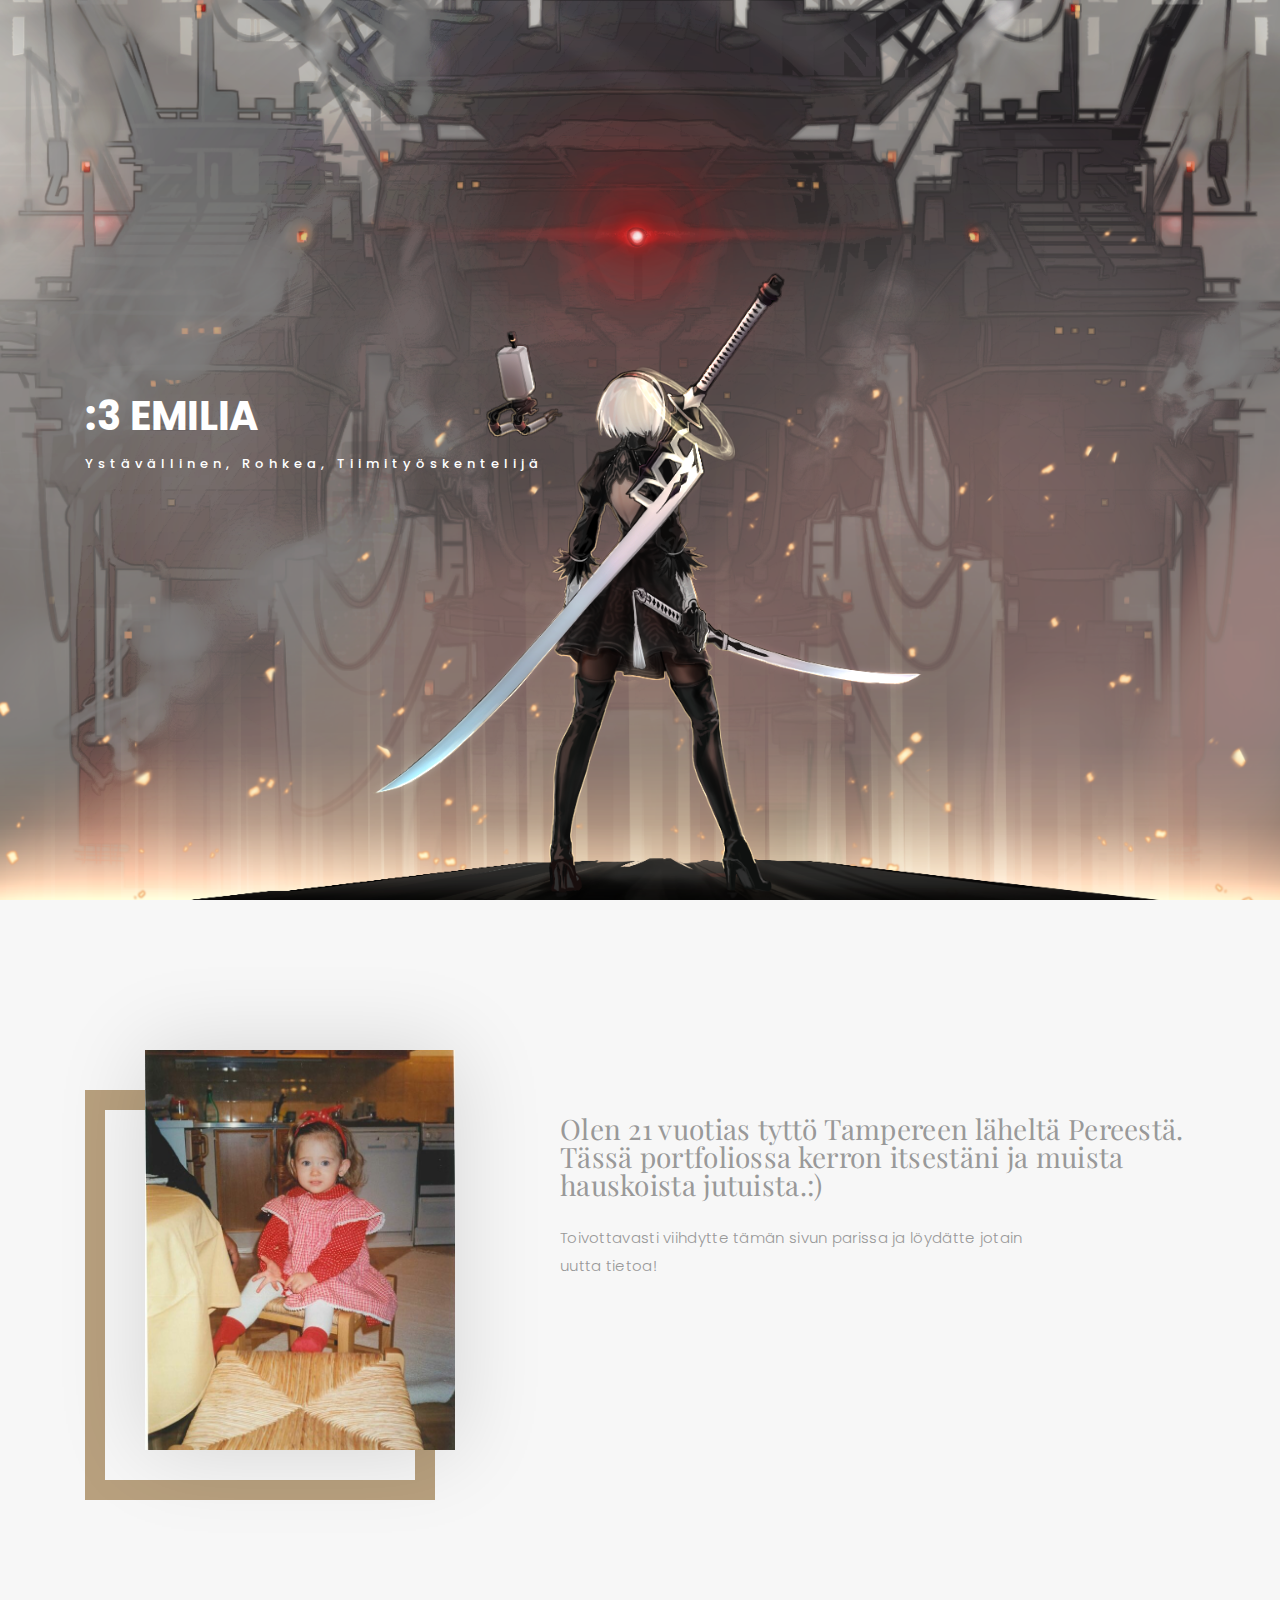
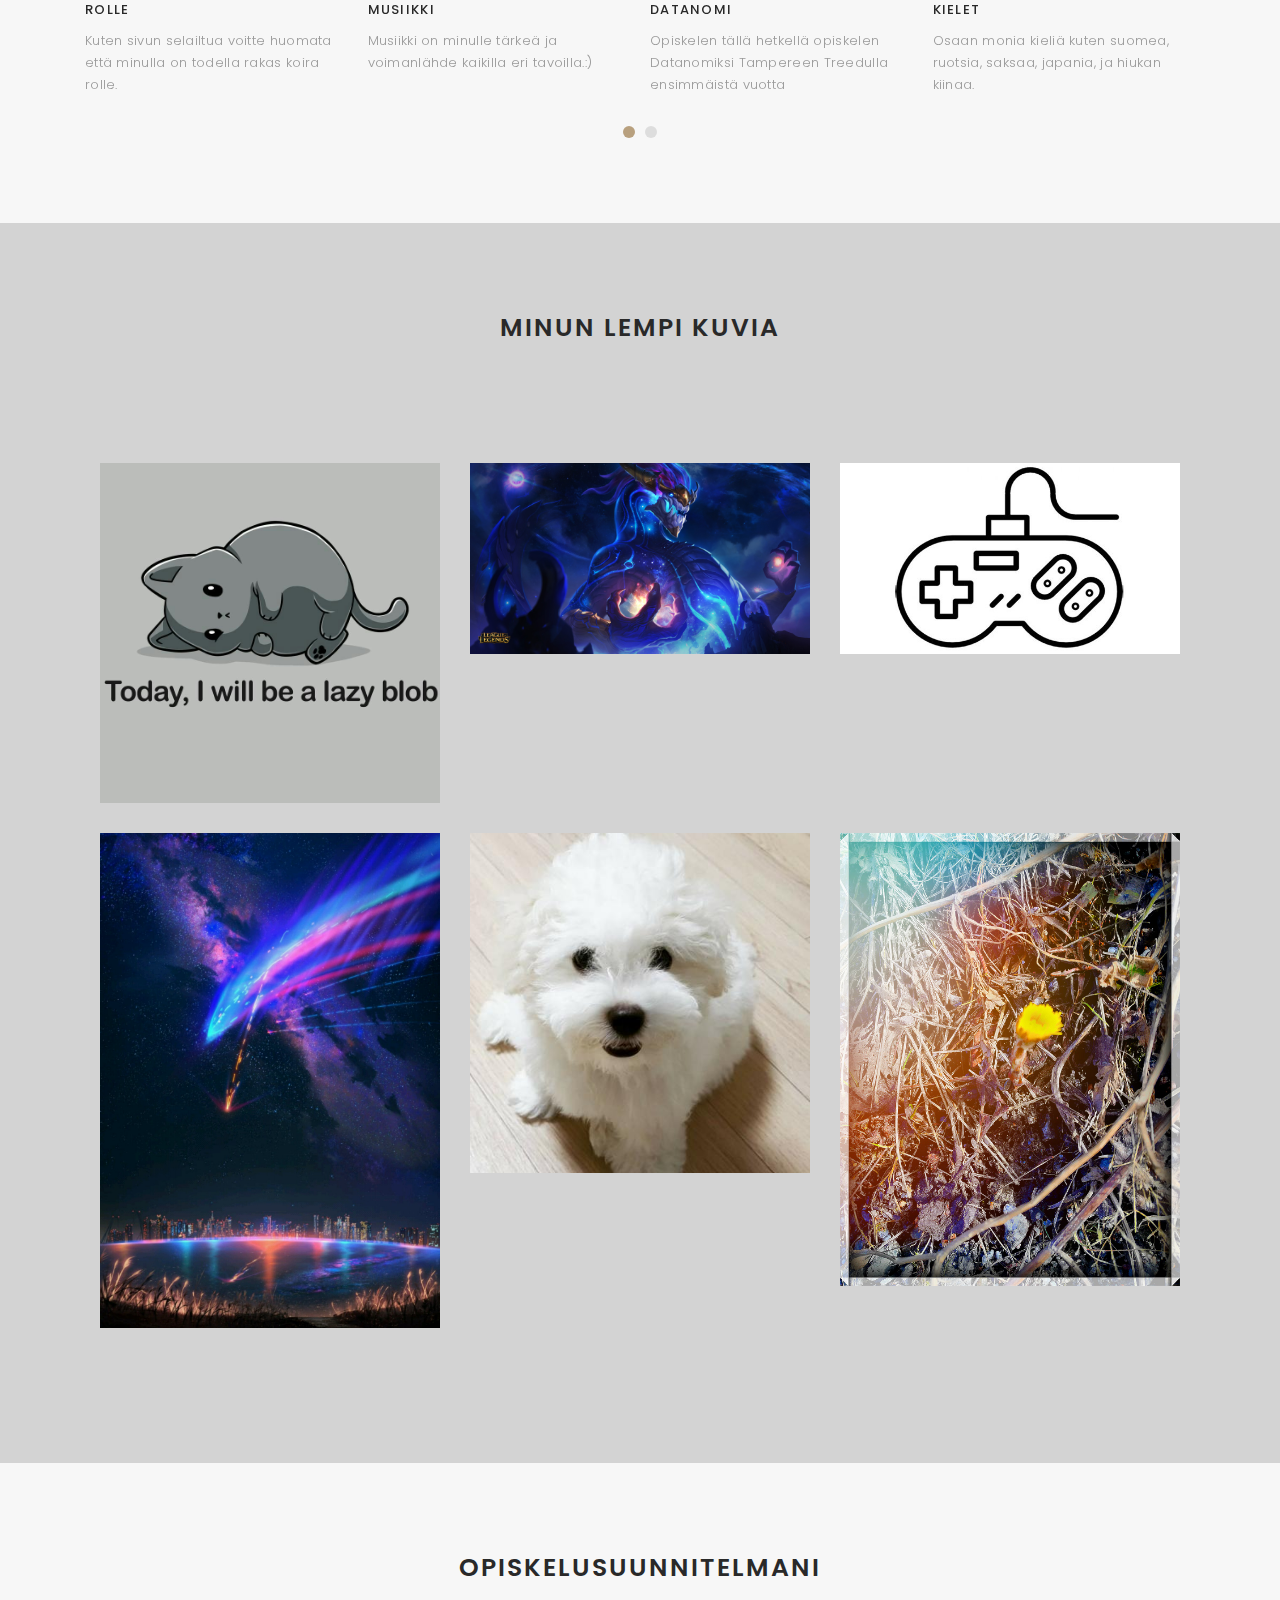
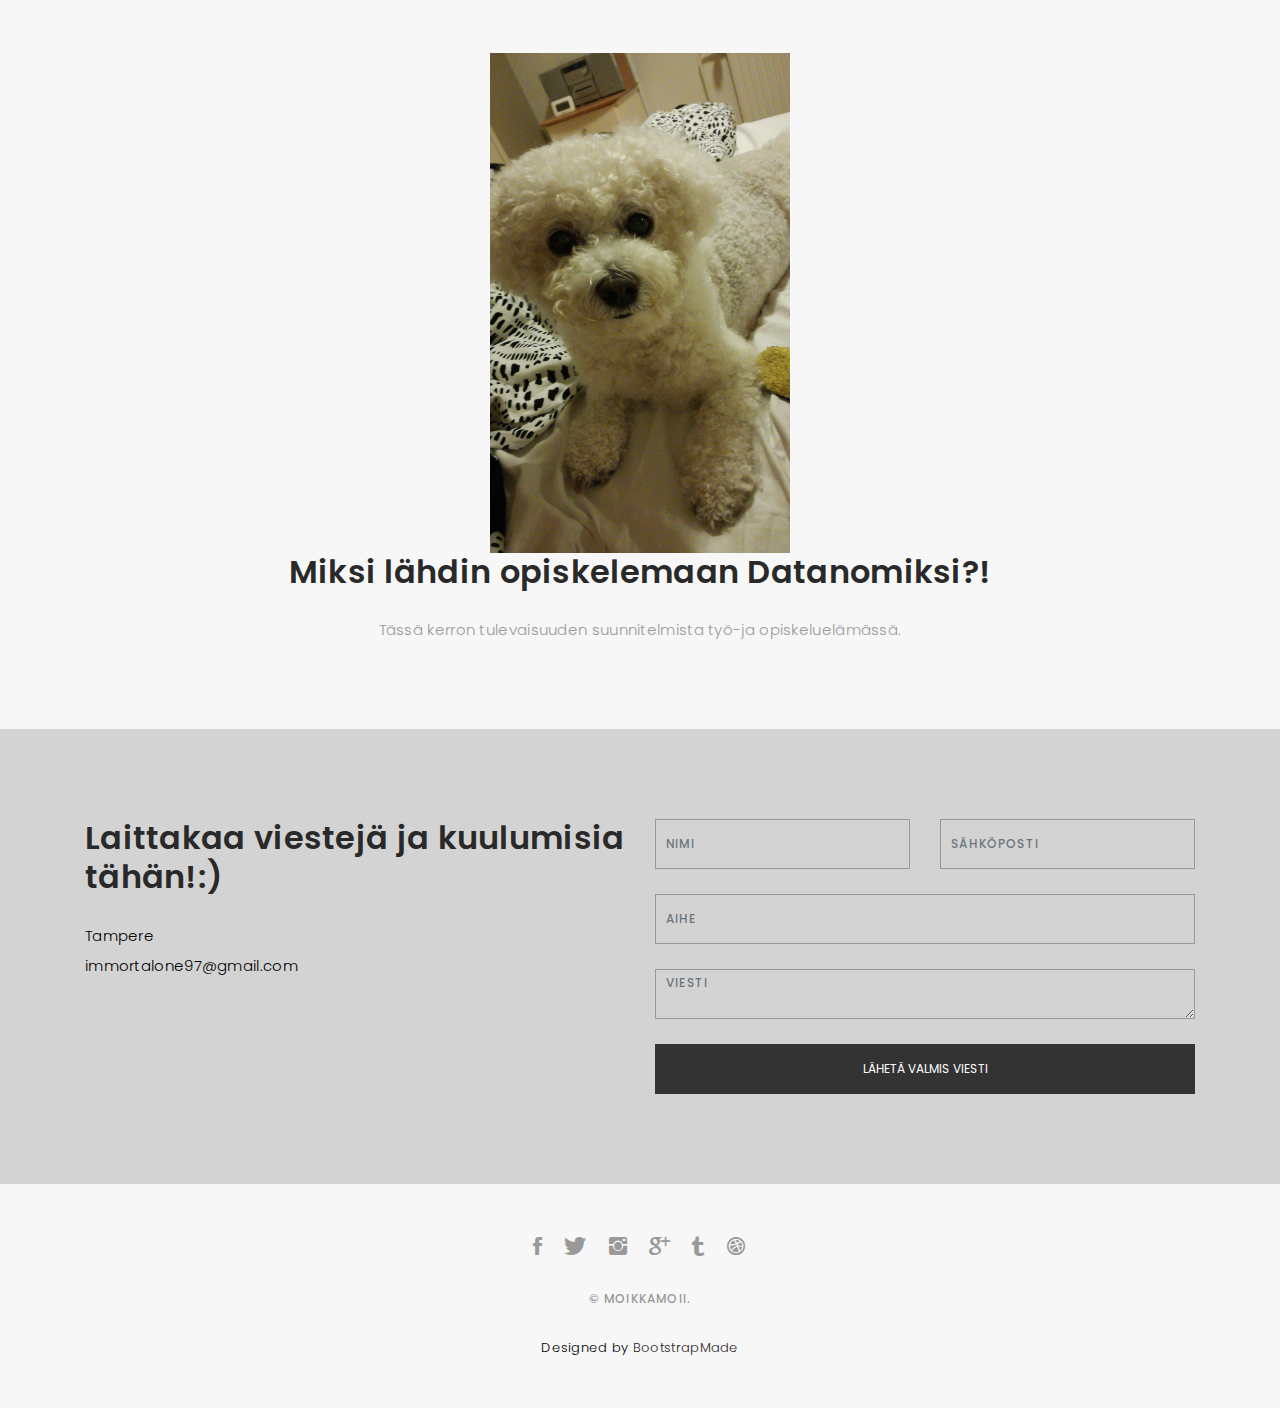
<file: index.html>
<!DOCTYPE html>
<html lang="fi">

<head>
  
  <meta charset="utf-8">
  <meta content="width=device-width, initial-scale=1.0" name="viewport">

  <title>Portfolio</title>
  <meta content="" name="keywords">
  <meta content="" name="description">

  
  <link href="https://fonts.googleapis.com/css?family=Poppins:300,300i,400,400i,500,500i,600,600i,700,700i|Playfair+Display:400,400i,700,700i,900,900i" rel="stylesheet">

  
  <link href="lib/bootstrap/css/bootstrap.min.css" rel="stylesheet">

  
  <link href="lib/ionicons/css/ionicons.min.css" rel="stylesheet">
  <link href="lib/owlcarousel/assets/owl.carousel.min.css" rel="stylesheet">
  <link href="lib/magnific-popup/magnific-popup.css" rel="stylesheet">
  <link href="lib/hover/hover.min.css" rel="stylesheet">

  
  <link href="css/style.css" rel="stylesheet">

  
  <link href="css/responsive.css" rel="stylesheet">

  
  <link rel="shortcut icon" href="images/lataus.png">

  
</head>

<body>
  <nav id="main-nav">
    <div class="row">
      <div class="container">

        <div class="logo">
          <a href="index.html"><img src="images/lataus1.png" alt="logo"></a>
        </div>

        <div class="responsive"><i data-icon="m" class="ion-navicon-round"></i></div>

        <ul class="nav-menu list-unstyled">
          <li><a href="#header" class="smoothScroll">Emilia</a></li>
          <li><a href="#about" class="smoothScroll">Minusta</a></li>
          <li><a href="#portfolio" class="smoothScroll">Kuvia</a></li>
          <li><a href="#journal" class="smoothScroll">Opiskelusuunnitelmani</a></li>
          <li><a href="#contact" class="smoothScroll">Muuta hauskaa</a></li>
        </ul>

      </div>
    </div>
  </nav>
  
  <div id="header" class="home">

    <div class="container">
      <div class="header-content">
        <h1>:3 Emilia </h1>
        <p>ystävällinen, rohkea, tiimityöskentelijä</p>

      </div>
    </div>
  </div>
  
  <div id="about" class="paddsection">
    <div class="container">
      <div class="row justify-content-between">

        <div class="col-lg-4 ">
          <div class="div-img-bg">
            <div class="about-img">
              <img src="images/me2.jpg" class="img-responsive" alt="me">
            </div>
          </div>
        </div>

        <div class="col-lg-7">
          <div class="about-descr">

            <p class="p-heading">Olen 21 vuotias tyttö Tampereen läheltä Pereestä. Tässä portfoliossa kerron itsestäni ja muista hauskoista jutuista.:) </p>
            <p class="separator">Toivottavasti viihdytte tämän sivun parissa ja löydätte jotain uutta tietoa!</p>

          </div>

        </div>
      </div>
    </div>
  </div>
  
  <div id="services">
    <div class="container">

        <div class="services-carousel owl-theme">

          <div class="services-block">

            <i class= "Rolle"></i>
            <span>Rolle</span>
            <p class="separator">Kuten sivun selailtua voitte huomata että minulla on todella rakas koira rolle. </p>

          </div>

          <div class="services-block">

            <i class="Musiikki"></i>
            <span>Musiikki</span>
            <p class="separator">Musiikki on minulle tärkeä ja voimanlähde kaikilla eri tavoilla.:) </p>

          </div>

          <div class="services-block">

            <i class="Opiskelu"></i>
            <span>Datanomi</span>
            <p class="separator">Opiskelen tällä hetkellä opiskelen Datanomiksi Tampereen Treedulla ensimmäistä vuotta </p>

          </div>

          <div class="services-block">

            <i class="Kielet"></i>
            <span>Kielet</span>
            <p class="separator">Osaan monia kieliä kuten suomea, ruotsia, saksaa, japania, ja hiukan kiinaa. </p>

          </div>

          <div class="services-block">

            <i class="Matkustaminen"></i>
            <span>Matkustaminen</span>
            <p class="separator">Rakastan matkustamista ja olen matkustanutkin perheeni kanssa paljon. Tulevaisuudessa toivon löytäväni työpaikan ulkomailta. </p>

          </div>

          </div>

        </div>

    </div>

  </div>
  
  <div id="portfolio" class="text-center paddsection">

    <div class="container">
      <div class="section-title text-center">
        <h2>Minun lempi kuvia</h2>
      </div>
    </div>

    <div class="container">
      <div class="row">
        <div class="col-md-12">

          <div class="portfolio-list">
          </div>

          <div class="portfolio-container">

            <div class="col-lg-4 col-md-6 portfolio-thumbnail all branding uikits webdesign">
              <a class="popup-img" href="images/portfolio/1.jpg">
                <img src="images/portfolio/1.jpg" alt="img">
              </a>
            </div>

            <div class="col-lg-4 col-md-6 portfolio-thumbnail all mockups uikits photography">
              <a class="popup-img" href="images/portfolio/2.jpg">
                <img src="images/portfolio/2.jpg"  alt="img">
              </a>
            </div>

            <div class="col-lg-4 col-md-6 portfolio-thumbnail all branding webdesig photographyn">
              <a class="popup-img" href="images/portfolio/3.jpg">
                <img src="images/portfolio/3.jpg" alt="img">
              </a>
            </div>

            <div class="col-lg-4 col-md-6 portfolio-thumbnail all mockups webdesign photography">
              <a class="popup-img" href="images/portfolio/4.jpg">
                <img src="images/portfolio/4.jpg" alt="img">
              </a>
            </div>

            <div class="col-lg-4 col-md-6 portfolio-thumbnail all branding uikits photography">
              <a class="popup-img" href="images/portfolio/5.jpg">
                <img src="images/portfolio/5.jpg" alt="img">
              </a>
            </div>

            <div class="col-lg-4 col-md-6 portfolio-thumbnail all mockups uikits webdesign">
              <a class="popup-img" href="images/portfolio/6.jpg">
                <img src="images/portfolio/6.jpg" alt="img">
              </a>
            </div>

          </div>
        </div>
      </div>
    </div>

  </div>
  
  <div id="journal" class="text-center paddsection">

    <div class="container" >
      <div class="section-title text-center">
        <h2>Opiskelusuunnitelmani</h2>
      </div>
    </div>

<a href="blog-single.html"><img src="images/blog-post-3.jpeg" class="img-responsive" alt="img" height="500" width="300"> </a>
              <div class="journal-txt">

                <h2><a href="blog-single.html">Miksi lähdin opiskelemaan Datanomiksi?!</a></h2>
                <p class="separator">Tässä kerron tulevaisuuden suunnitelmista työ-ja opiskeluelämässä.

                </p>

              </div>
              
            
        
          </div>

          </div>

        </div>
      </div>
    </div>

  </div>
  
  <div id="contact" class="paddsection">
    <div class="container">
      <div class="contact-block1">
        <div class="row">

          <div class="col-lg-6">
            <div class="contact-contact">

              <h2 class="mb-30">Laittakaa viestejä ja kuulumisia tähän!:)</h2>

              <ul class="contact-details">
                <li><span>Tampere</span></li>
                <li><span>immortalone97@gmail.com</span></li>
              </ul>

            </div>
          </div>

          <div class="col-lg-6">
            <form action="" method="post" role="form" class="contactForm">
              <div class="row">

                <div id="sendmessage">Kiitos viestistäsi!:D</div>
                <div id="errormessage"></div>

                <div class="col-lg-6">
                  <div class="form-group contact-block1">
                    <input type="text" name="nimi" class="form-control" id="nimi" placeholder="nimi" data-rule="minlen:4" data-msg="Please enter at least 4 chars" />
                    <div class="validation"></div>
                  </div>
                </div>

                <div class="col-lg-6">
                  <div class="form-group">
                    <input type="sähköposti" class="form-control" name="sähköposti" id="email" placeholder="sähköposti" data-rule="email" data-msg="Please enter a valid email" />
                    <div class="validation"></div>
                  </div>
                </div>

                <div class="col-lg-12">
                  <div class="form-group">
                    <input type="text" class="form-control" name="aihe" id="subject" placeholder="aihe" data-rule="minlen:4" data-msg="Please enter at least 8 chars of subject" />
                    <div class="validation"></div>
                  </div>
                </div>

                <div class="col-lg-12">
                  <div class="form-group">
                    <textarea class="form-control" name="viesti" rows="12" data-rule="required" data-msg="Please write something for us" placeholder="viesti"></textarea>
                    <div class="validation"></div>
                  </div>
                </div>

                <div class="col-lg-12">
                  <input type="lähetä" class="btn btn-defeault btn-send" value="Lähetä valmis viesti">
                </div>

              </div>
            </form>
          </div>
        </div>
      </div>
    </div>
  </div>
  


  
  <div id="footer" class="text-center">
    <div class="container">
      <div class="socials-media text-center">

        <ul class="list-unstyled">
          <li><a href="#"><i class="ion-social-facebook"></i></a></li>
          <li><a href="#"><i class="ion-social-twitter"></i></a></li>
          <li><a href="#"><i class="ion-social-instagram"></i></a></li>
          <li><a href="#"><i class="ion-social-googleplus"></i></a></li>
          <li><a href="#"><i class="ion-social-tumblr"></i></a></li>
          <li><a href="#"><i class="ion-social-dribbble"></i></a></li>
        </ul>

      </div>

      <p>&copy; MOIKKAMOII.</p>

      <div class="credits">
        
        Designed by <a href="https://bootstrapmade.com/">BootstrapMade</a>
      </div>

    </div>
  </div>
  

  
  <script src="lib/jquery/jquery.min.js"></script>
  <script src="lib/jquery/jquery-migrate.min.js"></script>
  <script src="lib/bootstrap/js/bootstrap.bundle.min.js"></script>
  <script src="lib/typed/typed.js"></script>
  <script src="lib/owlcarousel/owl.carousel.min.js"></script>
  <script src="lib/magnific-popup/magnific-popup.min.js"></script>
  <script src="lib/isotope/isotope.pkgd.min.js"></script>

  
  <script src="contactform/contactform.js"></script>

  
  <script src="js/main.js"></script>

</body>

</html>
</file>
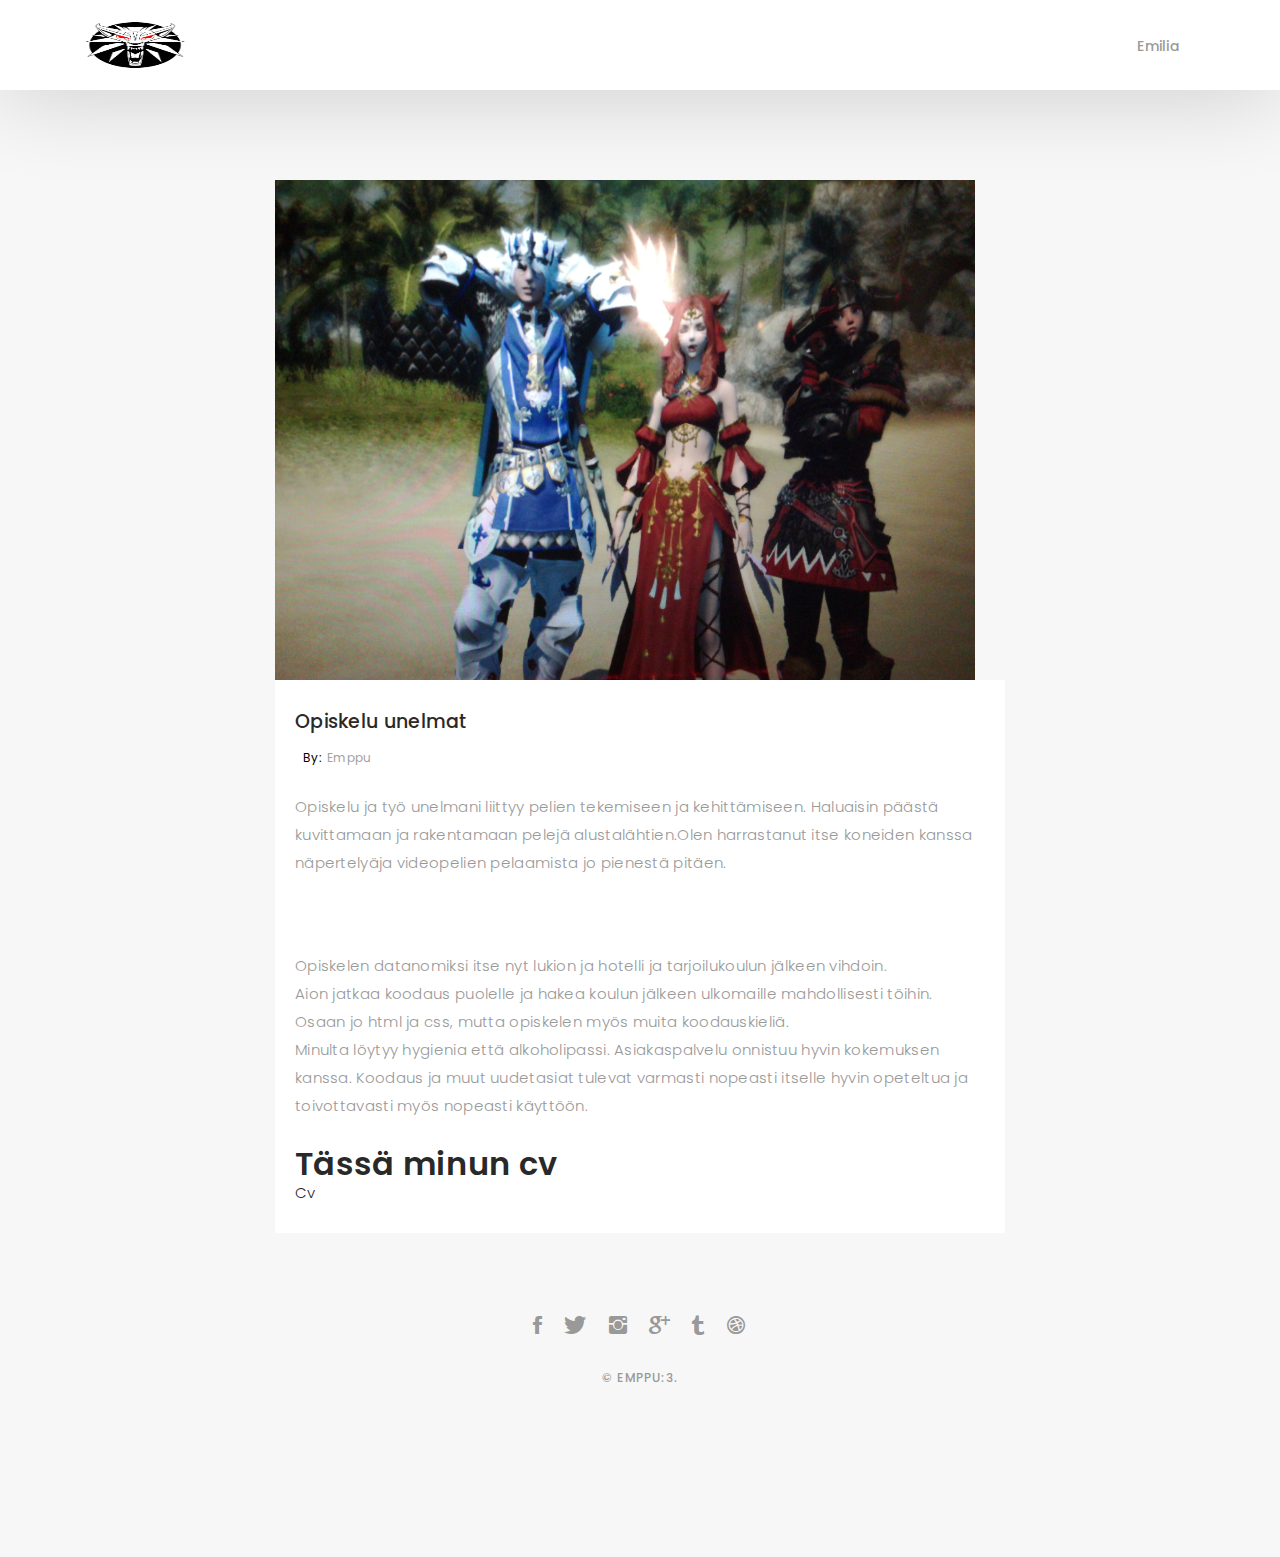
<file: blog-single.html>
<!DOCTYPE html>
<html lang="fi">

<head>
  
  <meta charset="utf-8">
  <meta content="width=device-width, initial-scale=1.0" name="viewport">

  <title>Opiskelusuunnitelma</title>
  <meta content="" name="keywords">
  <meta content="" name="description">

  
  <link href="https://fonts.googleapis.com/css?family=Poppins:300,300i,400,400i,500,500i,600,600i,700,700i|Playfair+Display:400,400i,700,700i,900,900i" rel="stylesheet">

  
  <link href="lib/bootstrap/css/bootstrap.min.css" rel="stylesheet">

  
  <link href="lib/ionicons/css/ionicons.min.css" rel="stylesheet">
  <link href="lib/owlcarousel/assets/owl.carousel.min.css" rel="stylesheet">
  <link href="lib/magnific-popup/magnific-popup.css" rel="stylesheet">
  <link href="lib/hover/hover.min.css" rel="stylesheet">

  
  <link href="css/blog.css" rel="stylesheet">

  
  <link href="css/style.css" rel="stylesheet">

  
  <link href="css/responsive.css" rel="stylesheet">

  
  <link rel="shortcut icon" href="images/lataus.png">

  
</head>

<body>

 
  <nav id="main-nav-subpage" class="subpage-nav">
    <div class="row">
      <div class="container">

        <div class="logo">
          <a href="index.html"><img src="images/lataus1.png" alt="logo"></a>
        </div>

        <div class="responsive"><i data-icon="m" class="ion-navicon-round"></i></div>

        <ul class="nav-menu list-unstyled">
          <li><a href="#homee" class="smoothScroll">Emilia</a></li>
          
        </ul>
      </div>
    </div>
  </nav>
  
  <div class="main-content paddsection">
    <div class="container">
      <div class="row justify-content-center">
        <div class="col-md-8 col-md-offset-2">
          <div class="row">
            <div class="container-main single-main">
              <div class="col-md-12">
                <div class="block-main mb-30">
                  <img src="images/blog-post-big2.jpeg" class="img-responsive" alt="reviews2" height="500" width="700"> 
                  <div class="content-main single-post padDiv">
                    <div class="journal-txt">
                      <h4><a href="#">Opiskelu unelmat</a></h4>
                    </div>
                    <div class="post-meta">
                      <ul class="list-unstyled mb-0">
                        <li class="author">by:<a href="#">emppu</a></li>
                      </ul>
                    </div>
                    <p class="mb-30">Opiskelu ja työ unelmani liittyy pelien tekemiseen ja kehittämiseen. Haluaisin päästä kuvittamaan ja rakentamaan pelejä alustalähtien.Olen harrastanut itse koneiden kanssa näpertelyäja videopelien pelaamista jo pienestä pitäen.</p><br>
                    <p>Opiskelen datanomiksi itse nyt lukion ja hotelli ja tarjoilukoulun jälkeen vihdoin.<br> Aion jatkaa koodaus puolelle ja hakea koulun jälkeen ulkomaille mahdollisesti töihin. Osaan jo html ja css, mutta opiskelen myös muita koodauskieliä.<br>
                    Minulta löytyy hygienia että alkoholipassi. Asiakaspalvelu onnistuu hyvin kokemuksen kanssa. Koodaus ja muut uudetasiat tulevat varmasti nopeasti itselle hyvin opeteltua ja toivottavasti myös nopeasti käyttöön.<br></p>
                    <h2>Tässä minun cv</h2>
                    <a href="Emilia.doxcs.htm">Cv</a>
                  </div>
                </div>
              </div>
            
              
 
  <div id="footer" class="text-center">
    <div class="container">
      <div class="socials-media text-center">

        <ul class="list-unstyled">
          <li><a href="#"><i class="ion-social-facebook"></i></a></li>
          <li><a href="#"><i class="ion-social-twitter"></i></a></li>
          <li><a href="#"><i class="ion-social-instagram"></i></a></li>
          <li><a href="#"><i class="ion-social-googleplus"></i></a></li>
          <li><a href="#"><i class="ion-social-tumblr"></i></a></li>
          <li><a href="#"><i class="ion-social-dribbble"></i></a></li>
        </ul>

      </div>

      <p>&copy; Emppu:3.</p>

      <div class="credits">
        
  <script src="lib/jquery/jquery.min.js"></script>
  <script src="lib/jquery/jquery-migrate.min.js"></script>
  <script src="lib/bootstrap/js/bootstrap.bundle.min.js"></script>
  <script src="lib/typed/typed.js"></script>
  <script src="lib/owlcarousel/owl.carousel.min.js"></script>
  <script src="lib/magnific-popup/magnific-popup.min.js"></script>
  <script src="lib/isotope/isotope.pkgd.min.js"></script>

 
  <script src="contactform/contactform.js"></script>

  
  <script src="js/main.js"></script>

</body>

</html>
</file>
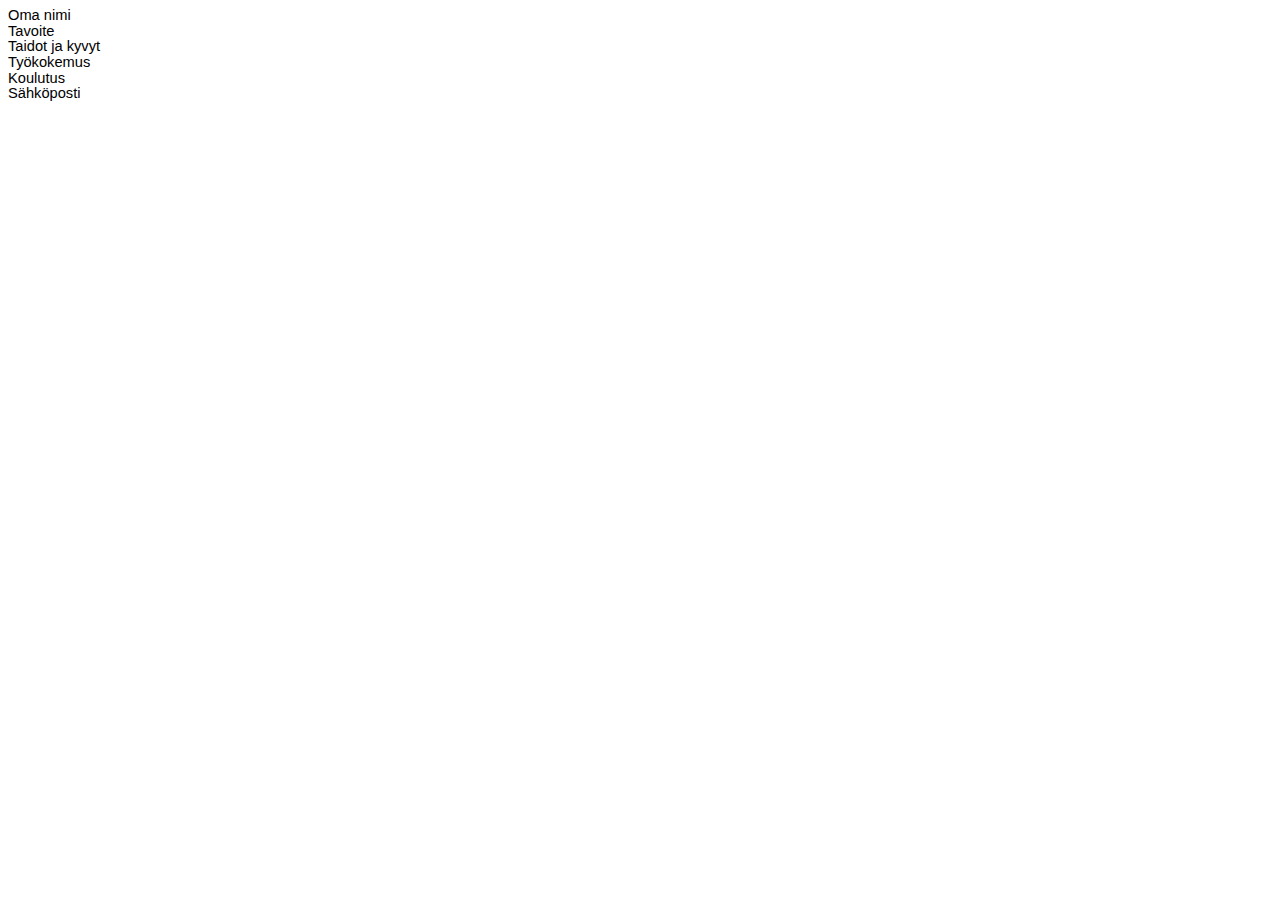
<file: Emilia.doxcs_tiedostot/plchdr.htm>
<html xmlns:v="urn:schemas-microsoft-com:vml"
xmlns:o="urn:schemas-microsoft-com:office:office"
xmlns:w="urn:schemas-microsoft-com:office:word"
xmlns:m="http://schemas.microsoft.com/office/2004/12/omml"
xmlns="http://www.w3.org/TR/REC-html40">

<head>
<meta http-equiv=Content-Type content="text/html; charset=windows-1252">
<meta name=ProgId content=Word.Document>
<meta name=Generator content="Microsoft Word 15">
<meta name=Originator content="Microsoft Word 15">
<link id=Main-File rel=Main-File href="../Emilia.doxcs.htm">
</head>

<body lang=FI link=blue vlink=purple>

<div style='mso-element:placeholder-text' id=43CFDC4ACF604B10B2D5763135D2141C><span
style='font-size:11.0pt;line-height:107%;font-family:"Calibri",sans-serif;
mso-ascii-theme-font:minor-latin;mso-fareast-font-family:"Times New Roman";
mso-fareast-theme-font:minor-fareast;mso-hansi-theme-font:minor-latin;
mso-bidi-font-family:"Times New Roman";mso-bidi-theme-font:minor-bidi;
mso-ansi-language:FI;mso-fareast-language:FI;mso-bidi-language:FI'>Oma nimi</span></div>

<div style='mso-element:placeholder-text' id=B98ED52DC0F14B68BF47A0152217038E><span
style='font-size:11.0pt;line-height:107%;font-family:"Calibri",sans-serif;
mso-ascii-theme-font:minor-latin;mso-fareast-font-family:"Times New Roman";
mso-fareast-theme-font:minor-fareast;mso-hansi-theme-font:minor-latin;
mso-bidi-font-family:"Times New Roman";mso-bidi-theme-font:minor-bidi;
mso-ansi-language:FI;mso-fareast-language:FI;mso-bidi-language:FI'>Tavoite</span></div>

<div style='mso-element:placeholder-text' id=6E51F4FE2A374CF8A8F39BC846942D0C><span
style='font-size:11.0pt;line-height:107%;font-family:"Calibri",sans-serif;
mso-ascii-theme-font:minor-latin;mso-fareast-font-family:"Times New Roman";
mso-fareast-theme-font:minor-fareast;mso-hansi-theme-font:minor-latin;
mso-bidi-font-family:"Times New Roman";mso-bidi-theme-font:minor-bidi;
mso-ansi-language:FI;mso-fareast-language:FI;mso-bidi-language:FI'>Taidot ja
kyvyt</span></div>

<div style='mso-element:placeholder-text' id=C698737FAB394A3E86521935A2C1FBEF><span
style='font-size:11.0pt;line-height:107%;font-family:"Calibri",sans-serif;
mso-ascii-theme-font:minor-latin;mso-fareast-font-family:"Times New Roman";
mso-fareast-theme-font:minor-fareast;mso-hansi-theme-font:minor-latin;
mso-bidi-font-family:"Times New Roman";mso-bidi-theme-font:minor-bidi;
mso-ansi-language:FI;mso-fareast-language:FI;mso-bidi-language:FI'>Ty�kokemus</span></div>

<div style='mso-element:placeholder-text' id=F9FE518DF4C54522978D6CD1C5D2D85B><span
style='font-size:11.0pt;line-height:107%;font-family:"Calibri",sans-serif;
mso-ascii-theme-font:minor-latin;mso-fareast-font-family:"Times New Roman";
mso-fareast-theme-font:minor-fareast;mso-hansi-theme-font:minor-latin;
mso-bidi-font-family:"Times New Roman";mso-bidi-theme-font:minor-bidi;
mso-ansi-language:FI;mso-fareast-language:FI;mso-bidi-language:FI'>Koulutus</span></div>

<div style='mso-element:placeholder-text' id=16124CFB66F24917B2D82378C8A9CD92><span
style='font-size:11.0pt;line-height:107%;font-family:"Calibri",sans-serif;
mso-ascii-theme-font:minor-latin;mso-fareast-font-family:"Times New Roman";
mso-fareast-theme-font:minor-fareast;mso-hansi-theme-font:minor-latin;
mso-bidi-font-family:"Times New Roman";mso-bidi-theme-font:minor-bidi;
mso-ansi-language:FI;mso-fareast-language:FI;mso-bidi-language:FI'>S�hk�posti</span></div>

</body>

</html>
</file>
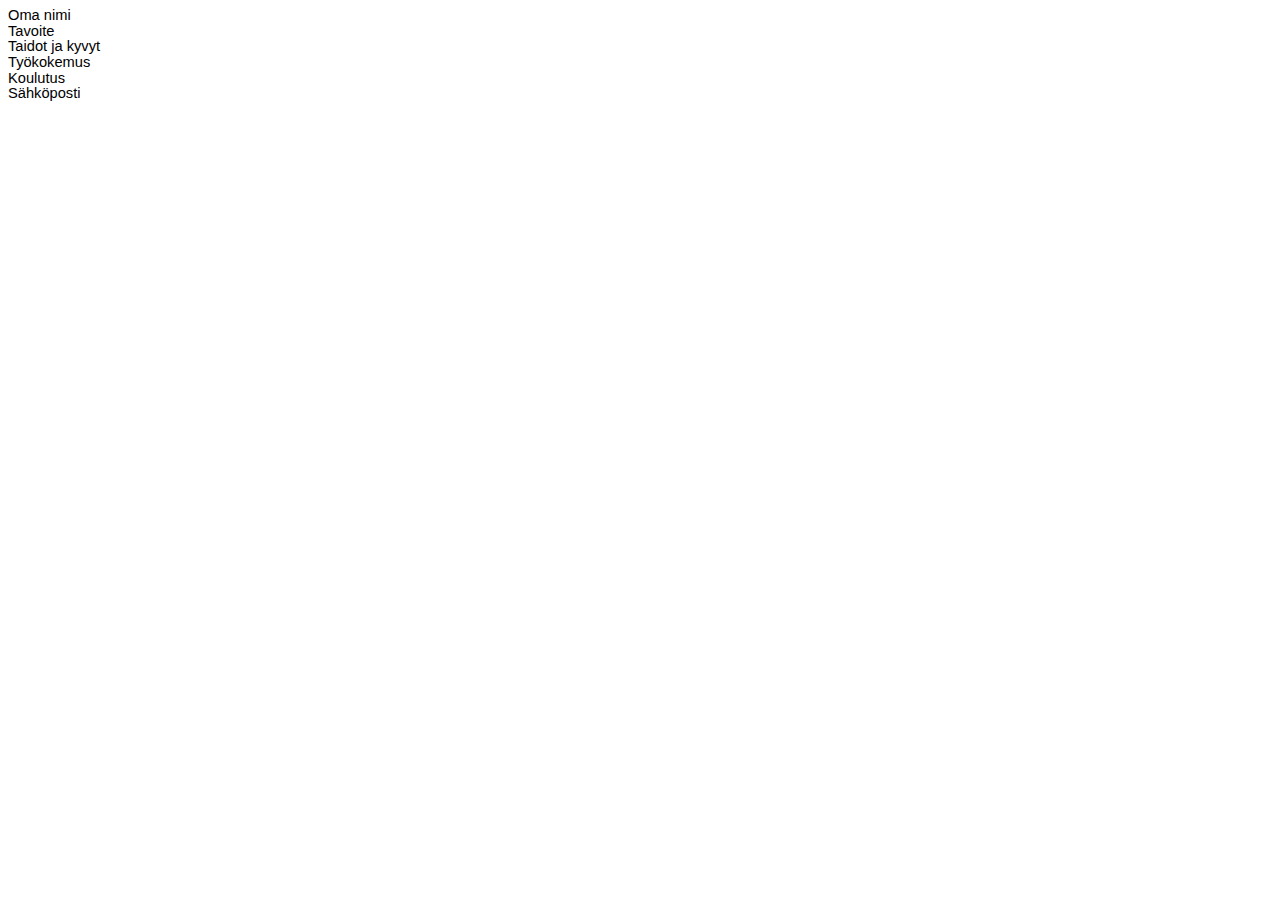
<file: Emilia_tiedostot/plchdr.htm>
<html xmlns:v="urn:schemas-microsoft-com:vml"
xmlns:o="urn:schemas-microsoft-com:office:office"
xmlns:w="urn:schemas-microsoft-com:office:word"
xmlns:m="http://schemas.microsoft.com/office/2004/12/omml"
xmlns="http://www.w3.org/TR/REC-html40">

<head>
<meta http-equiv=Content-Type content="text/html; charset=windows-1252">
<meta name=ProgId content=Word.Document>
<meta name=Generator content="Microsoft Word 15">
<meta name=Originator content="Microsoft Word 15">
<link id=Main-File rel=Main-File href="../Emilia.htm">
</head>

<body lang=FI link=blue vlink=purple>

<div style='mso-element:placeholder-text' id=43CFDC4ACF604B10B2D5763135D2141C><span
style='font-size:11.0pt;line-height:107%;font-family:"Calibri",sans-serif;
mso-ascii-theme-font:minor-latin;mso-fareast-font-family:"Times New Roman";
mso-fareast-theme-font:minor-fareast;mso-hansi-theme-font:minor-latin;
mso-bidi-font-family:"Times New Roman";mso-bidi-theme-font:minor-bidi;
mso-ansi-language:FI;mso-fareast-language:FI;mso-bidi-language:FI'>Oma nimi</span></div>

<div style='mso-element:placeholder-text' id=B98ED52DC0F14B68BF47A0152217038E><span
style='font-size:11.0pt;line-height:107%;font-family:"Calibri",sans-serif;
mso-ascii-theme-font:minor-latin;mso-fareast-font-family:"Times New Roman";
mso-fareast-theme-font:minor-fareast;mso-hansi-theme-font:minor-latin;
mso-bidi-font-family:"Times New Roman";mso-bidi-theme-font:minor-bidi;
mso-ansi-language:FI;mso-fareast-language:FI;mso-bidi-language:FI'>Tavoite</span></div>

<div style='mso-element:placeholder-text' id=6E51F4FE2A374CF8A8F39BC846942D0C><span
style='font-size:11.0pt;line-height:107%;font-family:"Calibri",sans-serif;
mso-ascii-theme-font:minor-latin;mso-fareast-font-family:"Times New Roman";
mso-fareast-theme-font:minor-fareast;mso-hansi-theme-font:minor-latin;
mso-bidi-font-family:"Times New Roman";mso-bidi-theme-font:minor-bidi;
mso-ansi-language:FI;mso-fareast-language:FI;mso-bidi-language:FI'>Taidot ja
kyvyt</span></div>

<div style='mso-element:placeholder-text' id=C698737FAB394A3E86521935A2C1FBEF><span
style='font-size:11.0pt;line-height:107%;font-family:"Calibri",sans-serif;
mso-ascii-theme-font:minor-latin;mso-fareast-font-family:"Times New Roman";
mso-fareast-theme-font:minor-fareast;mso-hansi-theme-font:minor-latin;
mso-bidi-font-family:"Times New Roman";mso-bidi-theme-font:minor-bidi;
mso-ansi-language:FI;mso-fareast-language:FI;mso-bidi-language:FI'>Ty�kokemus</span></div>

<div style='mso-element:placeholder-text' id=F9FE518DF4C54522978D6CD1C5D2D85B><span
style='font-size:11.0pt;line-height:107%;font-family:"Calibri",sans-serif;
mso-ascii-theme-font:minor-latin;mso-fareast-font-family:"Times New Roman";
mso-fareast-theme-font:minor-fareast;mso-hansi-theme-font:minor-latin;
mso-bidi-font-family:"Times New Roman";mso-bidi-theme-font:minor-bidi;
mso-ansi-language:FI;mso-fareast-language:FI;mso-bidi-language:FI'>Koulutus</span></div>

<div style='mso-element:placeholder-text' id=16124CFB66F24917B2D82378C8A9CD92><span
style='font-size:11.0pt;line-height:107%;font-family:"Calibri",sans-serif;
mso-ascii-theme-font:minor-latin;mso-fareast-font-family:"Times New Roman";
mso-fareast-theme-font:minor-fareast;mso-hansi-theme-font:minor-latin;
mso-bidi-font-family:"Times New Roman";mso-bidi-theme-font:minor-bidi;
mso-ansi-language:FI;mso-fareast-language:FI;mso-bidi-language:FI'>S�hk�posti</span></div>

</body>

</html>
</file>
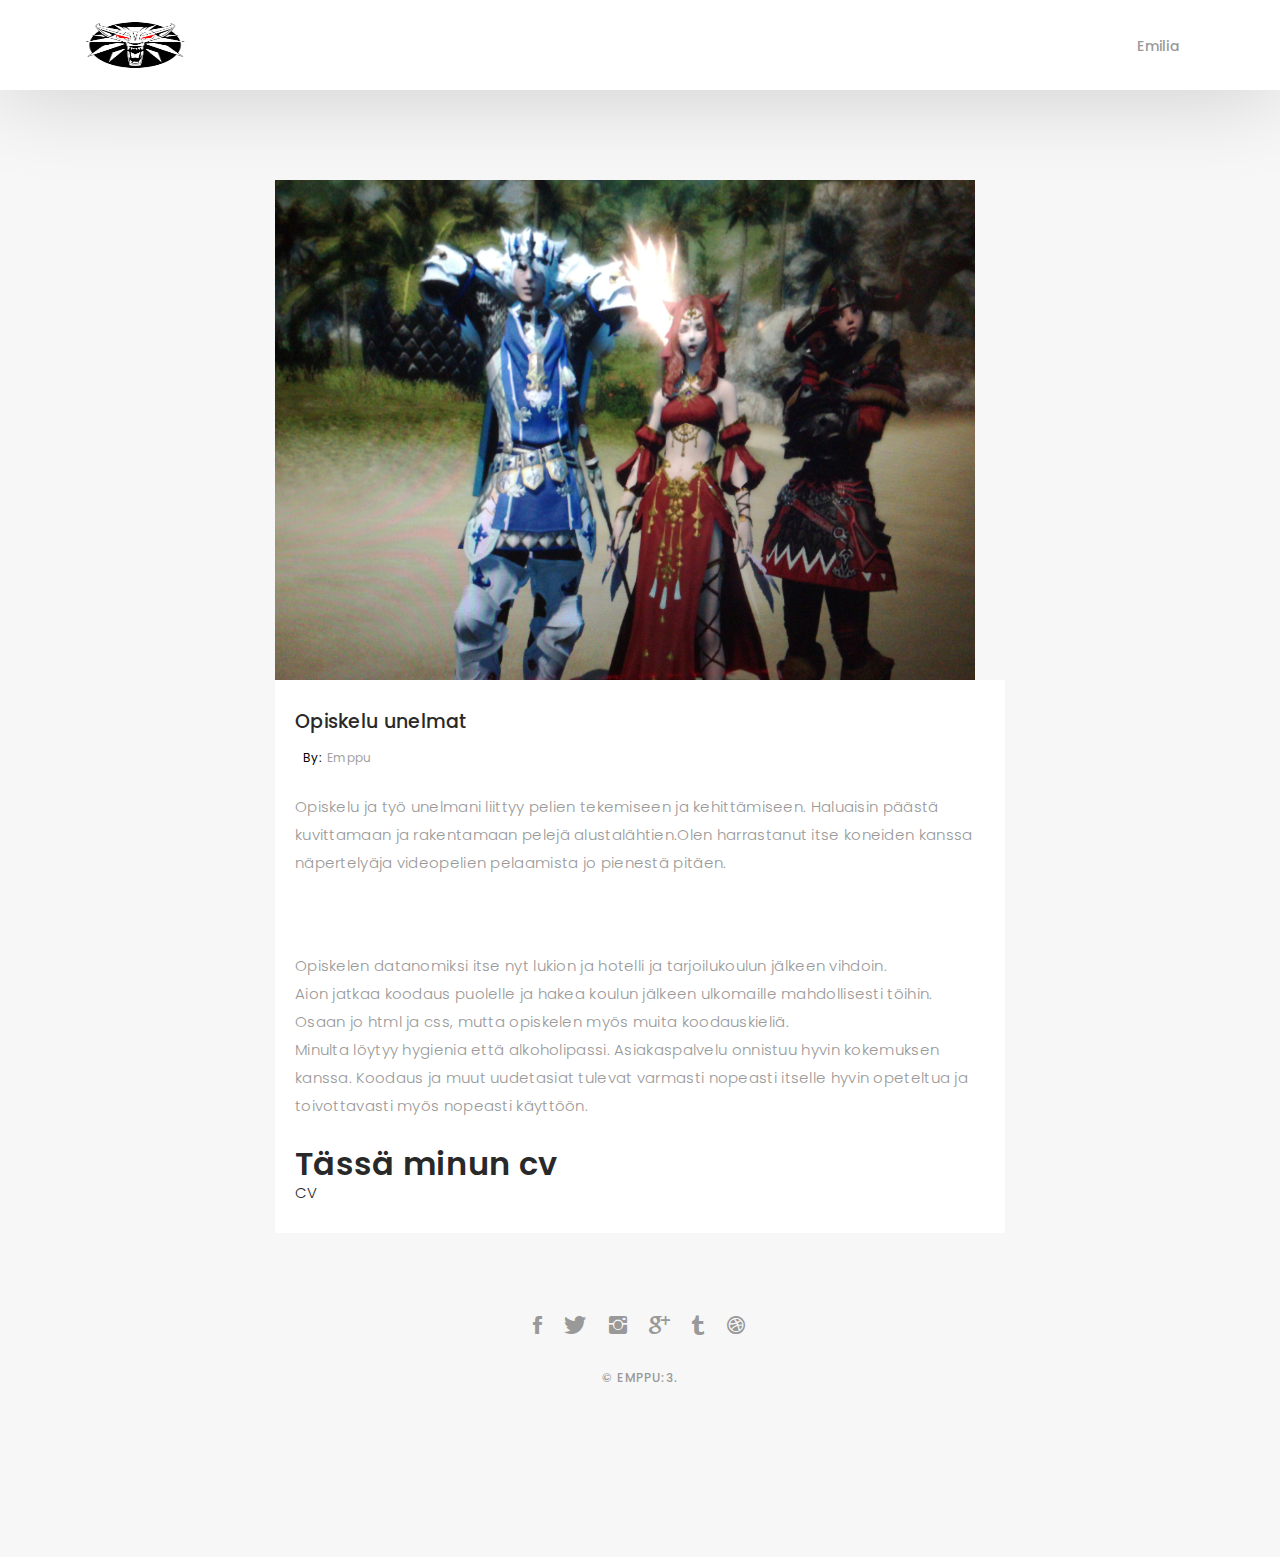
<file: Folio/blog-single.html>
<!DOCTYPE html>
<html lang="fi">

<head>
  
  <meta charset="utf-8">
  <meta content="width=device-width, initial-scale=1.0" name="viewport">

  <title>Opiskelusuunnitelma</title>
  <meta content="" name="keywords">
  <meta content="" name="description">

  
  <link href="https://fonts.googleapis.com/css?family=Poppins:300,300i,400,400i,500,500i,600,600i,700,700i|Playfair+Display:400,400i,700,700i,900,900i" rel="stylesheet">

  
  <link href="lib/bootstrap/css/bootstrap.min.css" rel="stylesheet">

  
  <link href="lib/ionicons/css/ionicons.min.css" rel="stylesheet">
  <link href="lib/owlcarousel/assets/owl.carousel.min.css" rel="stylesheet">
  <link href="lib/magnific-popup/magnific-popup.css" rel="stylesheet">
  <link href="lib/hover/hover.min.css" rel="stylesheet">

  
  <link href="css/blog.css" rel="stylesheet">

  
  <link href="css/style.css" rel="stylesheet">

  
  <link href="css/responsive.css" rel="stylesheet">

  
  <link rel="shortcut icon" href="images/lataus.png">

  
</head>

<body>

 
  <nav id="main-nav-subpage" class="subpage-nav">
    <div class="row">
      <div class="container">

        <div class="logo">
          <a href="index.html"><img src="images/lataus1.png" alt="logo"></a>
        </div>

        <div class="responsive"><i data-icon="m" class="ion-navicon-round"></i></div>

        <ul class="nav-menu list-unstyled">
          <li><a href="#homee" class="smoothScroll">Emilia</a></li>
          
        </ul>
      </div>
    </div>
  </nav>
  
  <div class="main-content paddsection">
    <div class="container">
      <div class="row justify-content-center">
        <div class="col-md-8 col-md-offset-2">
          <div class="row">
            <div class="container-main single-main">
              <div class="col-md-12">
                <div class="block-main mb-30">
                  <img src="images/blog-post-big2.jpeg" class="img-responsive" alt="reviews2" height="500" width="700"> 
                  <div class="content-main single-post padDiv">
                    <div class="journal-txt">
                      <h4><a href="#">Opiskelu unelmat</a></h4>
                    </div>
                    <div class="post-meta">
                      <ul class="list-unstyled mb-0">
                        <li class="author">by:<a href="#">emppu</a></li>
                      </ul>
                    </div>
                    <p class="mb-30">Opiskelu ja työ unelmani liittyy pelien tekemiseen ja kehittämiseen. Haluaisin päästä kuvittamaan ja rakentamaan pelejä alustalähtien.Olen harrastanut itse koneiden kanssa näpertelyäja videopelien pelaamista jo pienestä pitäen.</p><br>
                    <p>Opiskelen datanomiksi itse nyt lukion ja hotelli ja tarjoilukoulun jälkeen vihdoin.<br> Aion jatkaa koodaus puolelle ja hakea koulun jälkeen ulkomaille mahdollisesti töihin. Osaan jo html ja css, mutta opiskelen myös muita koodauskieliä.<br>
                    Minulta löytyy hygienia että alkoholipassi. Asiakaspalvelu onnistuu hyvin kokemuksen kanssa. Koodaus ja muut uudetasiat tulevat varmasti nopeasti itselle hyvin opeteltua ja toivottavasti myös nopeasti käyttöön.<br></p>
                    <h2>Tässä minun cv</h2>
                    <a href="Emilia.docx.htm">CV</a>

                  </div>
                </div>
              </div>
            
              
 
  <div id="footer" class="text-center">
    <div class="container">
      <div class="socials-media text-center">

        <ul class="list-unstyled">
          <li><a href="#"><i class="ion-social-facebook"></i></a></li>
          <li><a href="#"><i class="ion-social-twitter"></i></a></li>
          <li><a href="#"><i class="ion-social-instagram"></i></a></li>
          <li><a href="#"><i class="ion-social-googleplus"></i></a></li>
          <li><a href="#"><i class="ion-social-tumblr"></i></a></li>
          <li><a href="#"><i class="ion-social-dribbble"></i></a></li>
        </ul>

      </div>

      <p>&copy; Emppu:3.</p>

      <div class="credits">
        
  <script src="lib/jquery/jquery.min.js"></script>
  <script src="lib/jquery/jquery-migrate.min.js"></script>
  <script src="lib/bootstrap/js/bootstrap.bundle.min.js"></script>
  <script src="lib/typed/typed.js"></script>
  <script src="lib/owlcarousel/owl.carousel.min.js"></script>
  <script src="lib/magnific-popup/magnific-popup.min.js"></script>
  <script src="lib/isotope/isotope.pkgd.min.js"></script>

 
  <script src="contactform/contactform.js"></script>

  
  <script src="js/main.js"></script>

</body>

</html>
</file>
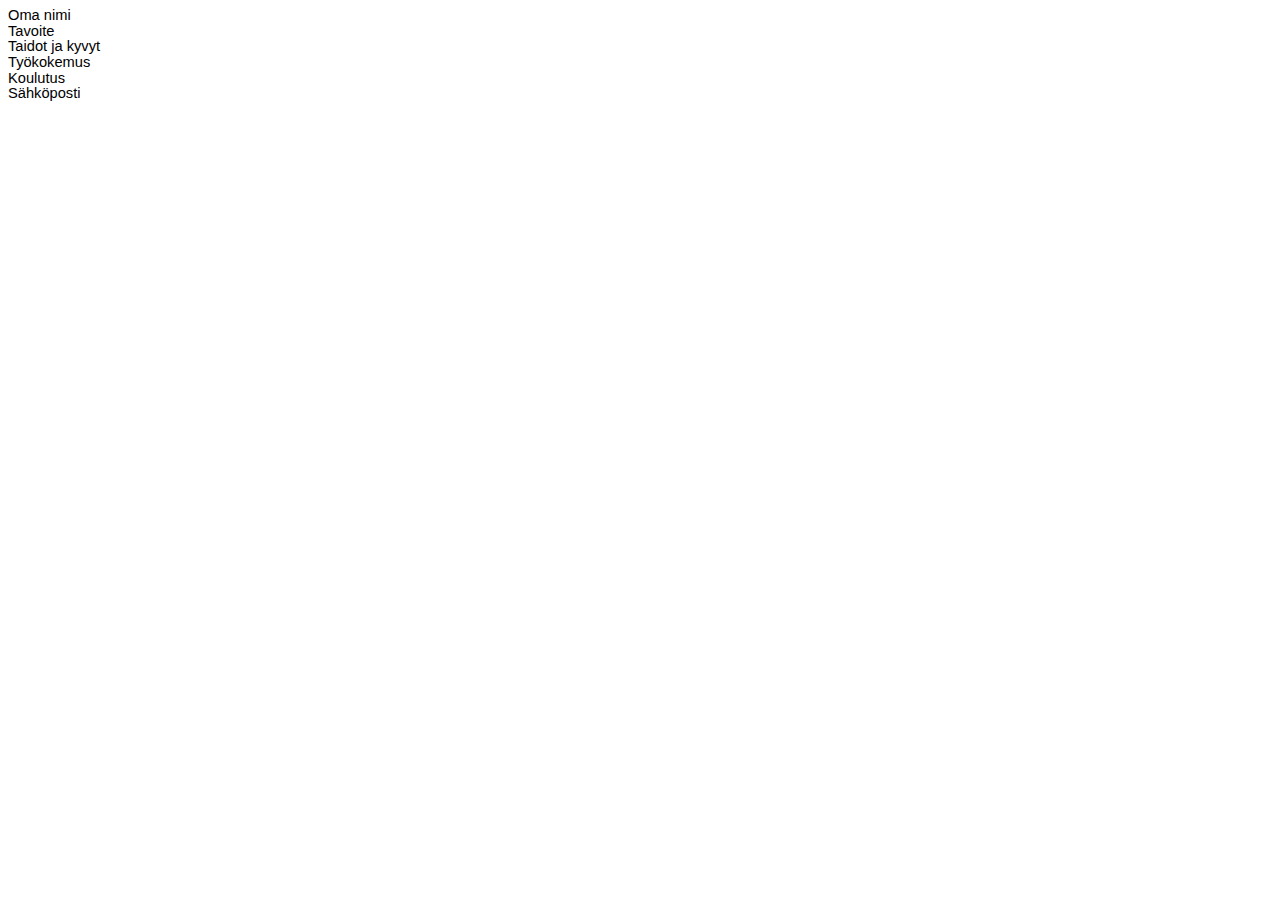
<file: Folio/Emilia.docx_tiedostot/plchdr.htm>
<html xmlns:v="urn:schemas-microsoft-com:vml"
xmlns:o="urn:schemas-microsoft-com:office:office"
xmlns:w="urn:schemas-microsoft-com:office:word"
xmlns:m="http://schemas.microsoft.com/office/2004/12/omml"
xmlns="http://www.w3.org/TR/REC-html40">

<head>
<meta http-equiv=Content-Type content="text/html; charset=windows-1252">
<meta name=ProgId content=Word.Document>
<meta name=Generator content="Microsoft Word 15">
<meta name=Originator content="Microsoft Word 15">
<link id=Main-File rel=Main-File href="../Emilia.docx.htm">
</head>

<body lang=FI link=blue vlink=purple>

<div style='mso-element:placeholder-text' id=43CFDC4ACF604B10B2D5763135D2141C><span
style='font-size:11.0pt;line-height:107%;font-family:"Calibri",sans-serif;
mso-ascii-theme-font:minor-latin;mso-fareast-font-family:"Times New Roman";
mso-fareast-theme-font:minor-fareast;mso-hansi-theme-font:minor-latin;
mso-bidi-font-family:"Times New Roman";mso-bidi-theme-font:minor-bidi;
mso-ansi-language:FI;mso-fareast-language:FI;mso-bidi-language:FI'>Oma nimi</span></div>

<div style='mso-element:placeholder-text' id=B98ED52DC0F14B68BF47A0152217038E><span
style='font-size:11.0pt;line-height:107%;font-family:"Calibri",sans-serif;
mso-ascii-theme-font:minor-latin;mso-fareast-font-family:"Times New Roman";
mso-fareast-theme-font:minor-fareast;mso-hansi-theme-font:minor-latin;
mso-bidi-font-family:"Times New Roman";mso-bidi-theme-font:minor-bidi;
mso-ansi-language:FI;mso-fareast-language:FI;mso-bidi-language:FI'>Tavoite</span></div>

<div style='mso-element:placeholder-text' id=6E51F4FE2A374CF8A8F39BC846942D0C><span
style='font-size:11.0pt;line-height:107%;font-family:"Calibri",sans-serif;
mso-ascii-theme-font:minor-latin;mso-fareast-font-family:"Times New Roman";
mso-fareast-theme-font:minor-fareast;mso-hansi-theme-font:minor-latin;
mso-bidi-font-family:"Times New Roman";mso-bidi-theme-font:minor-bidi;
mso-ansi-language:FI;mso-fareast-language:FI;mso-bidi-language:FI'>Taidot ja
kyvyt</span></div>

<div style='mso-element:placeholder-text' id=C698737FAB394A3E86521935A2C1FBEF><span
style='font-size:11.0pt;line-height:107%;font-family:"Calibri",sans-serif;
mso-ascii-theme-font:minor-latin;mso-fareast-font-family:"Times New Roman";
mso-fareast-theme-font:minor-fareast;mso-hansi-theme-font:minor-latin;
mso-bidi-font-family:"Times New Roman";mso-bidi-theme-font:minor-bidi;
mso-ansi-language:FI;mso-fareast-language:FI;mso-bidi-language:FI'>Ty�kokemus</span></div>

<div style='mso-element:placeholder-text' id=F9FE518DF4C54522978D6CD1C5D2D85B><span
style='font-size:11.0pt;line-height:107%;font-family:"Calibri",sans-serif;
mso-ascii-theme-font:minor-latin;mso-fareast-font-family:"Times New Roman";
mso-fareast-theme-font:minor-fareast;mso-hansi-theme-font:minor-latin;
mso-bidi-font-family:"Times New Roman";mso-bidi-theme-font:minor-bidi;
mso-ansi-language:FI;mso-fareast-language:FI;mso-bidi-language:FI'>Koulutus</span></div>

<div style='mso-element:placeholder-text' id=16124CFB66F24917B2D82378C8A9CD92><span
style='font-size:11.0pt;line-height:107%;font-family:"Calibri",sans-serif;
mso-ascii-theme-font:minor-latin;mso-fareast-font-family:"Times New Roman";
mso-fareast-theme-font:minor-fareast;mso-hansi-theme-font:minor-latin;
mso-bidi-font-family:"Times New Roman";mso-bidi-theme-font:minor-bidi;
mso-ansi-language:FI;mso-fareast-language:FI;mso-bidi-language:FI'>S�hk�posti</span></div>

</body>

</html>
</file>
<file: css/style.css>
body {
  background: lightgray;
  color:black;
  font-family: 'Poppins', helvetica;
  font-size: 15px;
  font-weight: 300;
  line-height: 20px;
  letter-spacing: 0.02em;
  overflow-x: hidden;
  margin: 0 auto;
  padding: 0;
  -moz-box-sizing: border-box;
  -ms-box-sizing: border-box;
  -o-box-sizing: border-box;
  -webkit-box-sizing: border-box;
  box-sizing: border-box;
}

h1, h2, h3, h4, h5, h6 {
  margin: 0;
}

h2 {
  color: #292929;
  font-weight: 600;
}

h4 {
  color: #292929;
  font-size: 14px;
  font-weight: 600;
}

a {
  color: #292929;
  text-decoration: none !important;
  -moz-transition: all 0.5s ease-in-out 0s;
  -ms-transition: all 0.5s ease-in-out 0s;
  -o-transition: all 0.5s ease-in-out 0s;
  -webkit-transition: all 0.5s ease-in-out 0s;
  transition: all 0.5s ease-in-out 0s;
}

a:hover {
  -moz-transition: all 0.5s ease-in-out 0s;
  -ms-transition: all 0.5s ease-in-out 0s;
  -o-transition: all 0.5s ease-in-out 0s;
  -webkit-transition: all 0.5s ease-in-out 0s;
  transition: all 0.5s ease-in-out 0s;
}

a:hover, a:focus {
  color: #b8a07e;
  text-decoration: underline;
}

nav ul li a {
  padding: 2px 0 0 0;
  position: relative;
  display: block;
  font-size: 12px;
  color: #999999;
  letter-spacing: 0.1em;
  font-weight: 500;
  line-height: 14px;
  text-transform: uppercase;
  -moz-transition: all 0.5s ease-in-out 0s;
  -ms-transition: all 0.5s ease-in-out 0s;
  -o-transition: all 0.5s ease-in-out 0s;
  -webkit-transition: all 0.5s ease-in-out 0s;
  transition: all 0.5s ease-in-out 0s;
}

p {
  margin: 25px 0;
  padding: 0;
  font-size: 15px;
  color: #999999;
  line-height: 28px;
}

::-moz-selection {
  background: gray;
  color: #fff;
}

::selection {
  background: #b8a07e;
  color: #fff;
}

.btn {
  background: #333;
  border: medium none;
  border-radius: 0;
  color: #fff;
  font-size: 12px;
  height: 50px;
  line-height: 50px;
  padding: 0 30px;
  text-transform: uppercase;
}

.btn:hover, .btn:focus {
  color: #fff;
}

.padDiv {
  padding: 30px 20px;
}

.section-title {
  margin-bottom: 70px;
}

.section-title h2 {
  font-size: 25px;
  letter-spacing: 2px;
  text-transform: uppercase;
}

.form-control {
  background-color: transparent;
  border: 1px solid #999;
  border-radius: 0;
  color: #999999;
  font-size: 12px;
  font-weight: 500;
  height: 50px;
  letter-spacing: 0.1em;
  padding-left: 10px;
  margin: 0 0 25px 0;
  line-height: 14px;
  text-transform: uppercase;
}

.form-control:focus {
  box-shadow: none;
  outline: 0 none;
}

.paddsection {
  padding-top: 90px;
  padding-bottom: 90px;
}

.paddsections {
  padding-top: 90px;
  padding-bottom: 90px !important;
}

.hvr-shutter-in-horizontal::before {
  background: #333;
}

.hvr-shutter-in-horizontal:hover {
  background: gray;
}

.mb-30 {
  margin-bottom: 30px;
}



nav {
  position: fixed;
  background: #fff;
  z-index: 1000;
  width: 100%;
  padding: 20px;
  display: none;
  -webkit-box-shadow: 0px 2px 92px 0px rgba(0, 0, 0, 0.18);
  -moz-box-shadow: 0px 2px 92px 0px rgba(0, 0, 0, 0.18);
  box-shadow: 0px 2px 92px 0px rgba(0, 0, 0, 0.18);
}

.nav-menu {
  float: right;
  line-height: 32px;
  margin-bottom: 0;
  padding-top: 16px;
}

nav ul li {
  float: left;
  margin-right: 15px;
  font-family: 'Poppins', sans-serif;
  font-size: 14px;
  margin-left: 40px;
}

nav ul li a {
  padding: 2px 0 0 0;
  position: relative;
  display: block;
  font-size: 14px;
  color: #999999;
  font-family: 'Poppins', helvetica;
  font-weight: 500;
  line-height: 16px;
  text-transform: uppercase;
  letter-spacing: 0.02em;
  text-transform: capitalize;
}

.logo {
  float: left;
}

.logo img {
  width: 100px;
  height: 50px;
}

.responsive {
  display: none;
  font-size: 23px;
}

.active {
  color: #afafaf;
}


#header {
  background: url("../images/nier.png") repeat scroll center center / cover;
  height: 100vh;
  width: 100%;
}


#header .header-content {
  height: 100vh;
  text-align: left;
  width: 100%;
  display: flex;
  justify-content: center;
  flex-direction: column;
}

.header-content h1 {
  font-size: 40px;
  font-weight: 700;
  margin-bottom: 10px;
  text-transform: uppercase;
  color: #fff;
}

.header-content p {
  font-size: 13px;
  letter-spacing: 5px;
  margin-top: 0;
  margin-bottom: 30px;
  text-transform: capitalize;
  color: #fff;
  font-weight: 500;
}

.header-content .list-social li {
  float: left;
  margin-right: 20px;
}

.header-content .list-social li i {
  color: #fff;
  font-size: 15px;
}



#about {
  width: 100%;
  height: auto;
  background: #f7f7f7;
  padding-top: 190px;
}

#about .div-img-bg {
  padding-bottom: 30px;
  border: 20px solid #b8a07e;
}

#about .div-img-bg .about-img img {
  width: 100%;
  box-shadow: 0px 0px 85px 0px rgba(0, 0, 0, 0.14);
  margin-top: -60px;
  margin-left: 40px;
  height: 400px;
  object-fit: cover;
}

#about .about-descr .p-heading {
  font-family: 'Playfair Display', serif;
  font-size: 28px;
  text-align: left;
}

#about .about-descr .separator {
  max-width: 80%;
  margin-bottom: 0;
  text-align: left;
}



#services {
  background: #f7f7f7;
  position: relative;
  padding-bottom: 80px;
}

.owl-item {
  float: left;
}
.services-block span {
  margin: 10px 0;
  position: relative;
  font-size: 13px;
  color: #292929;
  letter-spacing: 0.1em;
  font-weight: 500;
  text-transform: uppercase;
  display: block;
}

.services-block .separator {
  margin: 0;
  font-size: 13px;
  line-height: 22px;
}

.services-block i {
  font-size: 44px;
  color: #b8a07e;
  line-height: 44px;
}


.services-carousel  .owl-stage-outer {
  overflow: hidden;
}

.services-carousel .owl-dots {
  margin-top: 5px;
  text-align: center;
}

.services-carousel .owl-dot {
  display: inline-block;
  margin: 0 5px;
  width: 12px !important;
  height: 12px !important;
  border-radius: 50%;
  border: 0;
  padding: 0 !important;
  background-color: #ddd;
  cursor: pointer;
}

.services-carousel .owl-dot.active {
  background-color: #b8a07e;
}

.owl-nav {
  display: none;
}



#portfolio {
  position: relative;
  padding-bottom: 50px;
}

#portfolio .portfolio-list {
  margin-bottom: 50px;
}

#portfolio .portfolio-list .nav {
  display: inline-block;
  margin: 0;
}

#portfolio .portfolio-list .nav li {
  margin: 0 40px 0 0;
  float: left;
  font-size: 14px;
  color: #999999;
  line-height: 16px;
  cursor: pointer;
  font-family: 'Poppins', helvetica;
  font-weight: 500;
  letter-spacing: 0.02em;
  text-transform: capitalize;
  -moz-transition: all 0.5s ease-in-out 0s;
  -ms-transition: all 0.5s ease-in-out 0s;
  -o-transition: all 0.5s ease-in-out 0s;
  -webkit-transition: all 0.5s ease-in-out 0s;
  transition: all 0.5s ease-in-out 0s;
}

#portfolio .portfolio-list .nav li:hover, #portfolio .portfolio-list .nav li.filter-active  {
  color: #b8a07e;
  -moz-transition: all 0.5s ease-in-out 0s;
  -ms-transition: all 0.5s ease-in-out 0s;
  -o-transition: all 0.5s ease-in-out 0s;
  -webkit-transition: all 0.5s ease-in-out 0s;
  transition: all 0.5s ease-in-out 0s;
}

#portfolio .portfolio-container {
  display: inline-block;
  margin-bottom: 50px;
  width: 100%;
}

.portfolio-thumbnail {
  margin-bottom: 30px;
  overflow: hidden;
  min-height: 260px;
}

.portfolio-thumbnail img {
  max-width: 100%;
}


#journal,  #journal-blog {
  height: auto;
  width: 100%;
  background: #f7f7f7;
  padding-bottom: 60px;
  position: relative;
}

#journal-blog {
  background: #fff;
  padding-bottom: 30px;
}

#journal .journal-block {
  display: inline-block;
  height: auto;
  width: 100%;
}

#journal .journal-block .journal-info {
  position: relative;
}

.journal-block .journal-info img {
  max-width: 100%;
}

.journal-block .journal-info .journal-txt {
  padding: 25px 0px;
  position: relative;
}

.journal-block .journal-info .journal-txt h4 a {
  display: block;
  font-size: 19px;
  line-height: 24px;
  margin: 0 0 13px 0;
  font-weight: 500;
  color: #292929;
  -moz-transition: all 0.5s ease-in-out 0s;
  -ms-transition: all 0.5s ease-in-out 0s;
  -o-transition: all 0.5s ease-in-out 0s;
  -webkit-transition: all 0.5s ease-in-out 0s;
  transition: all 0.5s ease-in-out 0s;
}

.journal-block .journal-info .journal-txt h4 a:hover {
  color: #b8a07e;
  -moz-transition: all 0.5s ease-in-out 0s;
  -ms-transition: all 0.5s ease-in-out 0s;
  -o-transition: all 0.5s ease-in-out 0s;
  -webkit-transition: all 0.5s ease-in-out 0s;
  transition: all 0.5s ease-in-out 0s;
}

.journal-block .journal-info .journal-txt p {
  margin: 0;
  font-size: 14px;
  line-height: 24px;
}

/*-----------------------------------------------------------------------------------*/
/*  Contact
/*-----------------------------------------------------------------------------------*/

#contact {
  height: auto;
  width: 100%;
}

.contact-details {
  list-style: none;
  margin: 0;
  padding: 0;
}

.contact-details li {
  padding-bottom: 10px;
}

#contact input, #contact textarea {
  width: 100%;
}


#contact  #sendmessage {
  color: #18d26e;
  border: 1px solid #18d26e;
  display: none;
  text-align: center;
  padding: 15px;
  font-weight: 600;
  margin: 15px;
}

#contact  #errormessage {
  color: red;
  display: none;
  border: 1px solid red;
  text-align: center;
  padding: 15px;
  font-weight: 600;
  margin: 15px;
}

#contact #sendmessage.show, #contact #errormessage.show, #contact .show {
  display: block;
}

#contact .validation {
  color: red;
  display: none;
  margin: 0 0 20px;
  font-weight: 400;
  font-size: 13px;
}



#footer {
  background: #f7f7f7;
  padding-top: 50px;
  padding-bottom: 50px;
}

#footer .socials-media {
  width: 100%;
}

#footer .socials-media ul {
  display: inline-block;
  float: none;
  margin: 0 0 20px 0;
}

#footer .socials-media ul li {
  float: left;
  margin-left: 10px;
  margin-right: 10px;
}

#footer .socials-media ul li a {
  font-size: 24px;
  color: #999;
  letter-spacing: 0.1em;
  font-weight: 500;
  background: transparent;
  text-transform: uppercase;
  -moz-transition: all 0.5s ease-in-out 0s;
  -ms-transition: all 0.5s ease-in-out 0s;
  -o-transition: all 0.5s ease-in-out 0s;
  -webkit-transition: all 0.5s ease-in-out 0s;
  transition: all 0.5s ease-in-out 0s;
}

#footer .socials-media ul li a:hover {
  color: #b8a07e;
  -moz-transition: all 0.5s ease-in-out 0s;
  -ms-transition: all 0.5s ease-in-out 0s;
  -o-transition: all 0.5s ease-in-out 0s;
  -webkit-transition: all 0.5s ease-in-out 0s;
  transition: all 0.5s ease-in-out 0s;
}

#footer p {
  font-size: 12px;
  letter-spacing: 0.1em;
  font-weight: 500;
  margin-top: 0;
  text-transform: uppercase;
}

.credits {
  font-size: 13px;
}
</file>
<file: css/responsive.css>
/** Width between 1200x to 0
 *  ~~~~~~~~~~~~~~~~~~~~~~~~~~~~~~~~~~~~
 */

@media (min-width: 1200px) {

}

/** Width between 992px to 1199px
 *  ~~~~~~~~~~~~~~~~~~~~~~~~~~~~~~~~~~~~
 */

@media (min-width: 992px) and (max-width: 1199px) {
  
}

/** Width between 768px to 991px
 *  ~~~~~~~~~~~~~~~~~~~~~~~~~~~~~~~~~~~~
 */

@media (min-width: 768px) and (max-width: 991px) {
  /* Navbar */
  nav {
    padding: 10px 15px;
  }
  .nav-menu {
    margin-top: 40px;
    display: none;
    float: none;
    width: 100%;
  }
  .nav-menu li {
    float: none;
    width: 100%;
    text-align: center;
    border-top: 1px solid #f7f7f7;
    line-height: 45px;
    margin-left: 0;
    padding-top: 10px;
    padding-bottom: 10px;
  }
  .responsive {
    float: right;
    padding-top: 15px;
    display: block;
  }
  /* About */
  .head-info .header-content .cmaster h1 {
    font-size: 32px;
  }
  #about .div-img-bg {
    padding: 0;
  }
  #about .div-img-bg .about-img img {
    margin-top: 0%;
    margin-left: calc(0% - 0px);
  }
  #about .about-descr .p-heading {
    font-size: 20px;
  }
  #about .about-descr .separator {
    max-width: 100%;
    margin-bottom: 0;
  }
  /* portfolio */
  #portfolio .portfolio-list .nav li {
    float: none;
    margin: 20px;
    display: inline-block;
  }
  /* journal */
  #journal .journal-block .journal-info {
    margin-bottom: 30px;
  }
  /* Contact */
  .contact-contact {
    margin-bottom: 30px;
  }
  /* Footer */
  #footer .socials-media ul li {
    margin-right: 0;
    margin-left: 0;
    float: none;
    display: inline-block;
  }
}

/** Width between 767px to 0
 *  ~~~~~~~~~~~~~~~~~~~~~~~~~~~~~~~~~~~~
 */

@media (max-width: 767px) {
  /* Navbar */
  nav {
    padding: 20px 15px;
  }
  .nav-menu {
    margin-top: 40px;
    display: none;
    float: none;
    width: 100%;
  }
  .nav-menu li {
    float: none;
    width: 100%;
    text-align: center;
    border-top: 1px solid #f7f7f7;
    line-height: 45px;
    margin-left: 0;
    padding-top: 10px;
    padding-bottom: 10px;
  }
  .responsive {
    float: right;
    padding-top: 15px;
    display: block;
  }
  /* About */
  .head-info .header-content h1 {
    font-size: 32px;
  }
  #about .div-img-bg {
    padding: 0;
  }
  #about .div-img-bg .about-img img {
    margin-top: 0%;
    margin-left: calc(0% - 0px);
  }
  #about .about-descr .p-heading {
    font-size: 20px;
  }
  #about .about-descr .separator {
    max-width: 100%;
    margin-bottom: 0;
  }
  /* portfolio */
  #portfolio .portfolio-list .nav li {
    float: none;
    margin: 20px;
    display: inline-block;
  }
  /* journal */
  #journal .journal-block .journal-info {
    margin-bottom: 30px;
  }
  /* Contact */
  .contact-contact {
    margin-bottom: 30px;
  }
  /* Footer */
  #footer .socials-media ul li {
    margin-right: 0;
    margin-left: 0;
    float: none;
    display: inline-block;
  }
}

/** Width between 600px to 0
 *  ~~~~~~~~~~~~~~~~~~~~~~~~~~~~~~~~~~~~
 */

@media (max-width: 600px) {
  /* Navbar */
  nav {
    padding: 20px 15px;
  }
  .nav-menu {
    margin-top: 40px;
    display: none;
    float: none;
    width: 100%;
  }
  .nav-menu li {
    float: none;
    width: 100%;
    text-align: center;
    border-top: 1px solid #f7f7f7;
    line-height: 45px;
    margin-left: 0;
    padding-top: 10px;
    padding-bottom: 10px;
  }
  .responsive {
    float: right;
    padding-top: 15px;
    display: block;
  }
  /* About */
  .head-info .header-content h1 {
    font-size: 32px;
  }
  #about .div-img-bg {
    padding: 0;
  }
  #about .div-img-bg .about-img img {
    margin-top: 0%;
    margin-left: calc(0% - 0px);
  }
  #about .about-descr .p-heading {
    font-size: 20px;
  }
  #about .about-descr .separator {
    max-width: 100%;
    margin-bottom: 0;
  }
  /* portfolio */
  #portfolio .portfolio-list .nav li {
    float: none;
    margin: 10px;
    display: inline-block;
  }
  /* journal */
  #journal .journal-block .journal-info {
    margin-bottom: 30px;
  }
  /* Contact */
  .contact-contact {
    margin-bottom: 30px;
  }
  /* Footer */
  #footer .socials-media ul li {
    margin-right: 0;
    margin-left: 0;
    float: none;
    display: inline-block;
  }
}

/** Width between 480px to 0
 *  ~~~~~~~~~~~~~~~~~~~~~~~~~~~~~~~~~~~~
 */

@media (max-width: 480px) {
  /* Navbar */
  nav {
    padding: 20px 15px;
  }
  .nav-menu {
    margin-top: 40px;
    display: none;
    float: none;
    width: 100%;
  }
  .nav-menu li {
    float: none;
    width: 100%;
    text-align: center;
    border-top: 1px solid #f7f7f7;
    line-height: 45px;
    margin-left: 0;
    padding-top: 10px;
    padding-bottom: 10px;
  }
  .responsive {
    float: right;
    padding-top: 15px;
    display: block;
  }
  /* About */
  .head-info .header-content h1 {
    font-size: 32px;
  }
  #about .div-img-bg {
    padding: 0;
  }
  #about .div-img-bg .about-img img {
    margin-top: 0%;
    margin-left: calc(0% - 0px);
  }
  #about .about-descr .p-heading {
    font-size: 20px;
  }
  #about .about-descr .separator {
    max-width: 100%;
    margin-bottom: 0;
  }
  /* portfolio */
  #portfolio .portfolio-list .nav li {
    float: none;
    margin: 20px;
  }
  /* journal */
  #journal .journal-block .journal-info {
    margin-bottom: 30px;
  }
  /* Contact */
  .contact-contact {
    margin-bottom: 30px;
  }
  /* Footer */
  #footer .socials-media ul li {
    margin-right: 0;
    margin-left: 0;
    float: none;
    display: inline-block;
  }
}

/** Width between 320px to 0
 *  ~~~~~~~~~~~~~~~~~~~~~~~~~~~~~~~~~~~~
 */

@media (max-width: 320px) {
  /* Navbar */
  nav {
    padding: 20px 15px;
  }
  .nav-menu {
    margin-top: 40px;
    display: none;
    float: none;
    width: 100%;
  }
  .nav-menu li {
    float: none;
    width: 100%;
    text-align: center;
    border-top: 1px solid #f7f7f7;
    line-height: 45px;
    margin-left: 0;
    padding-top: 10px;
    padding-bottom: 10px;
  }
  .responsive {
    float: right;
    padding-top: 15px;
    display: block;
  }
  /* About */
  .head-info .header-content h1 {
    font-size: 32px;
  }
  #about .div-img-bg {
    padding: 0;
  }
  #about .div-img-bg .about-img img {
    margin-top: 0%;
    margin-left: calc(0% - 0px);
  }
  #about .about-descr .p-heading {
    font-size: 20px;
  }
  #about .about-descr .separator {
    max-width: 100%;
    margin-bottom: 0;
  }
  /* portfolio */
  #portfolio .portfolio-list .nav li {
    float: none;
    margin: 20px;
  }
  /* journal */
  #journal .journal-block .journal-info {
    margin-bottom: 30px;
  }
  /* Contact */
  .contact-contact {
    margin-bottom: 30px;
  }
  /* Footer */
  #footer .socials-media ul li {
    margin-right: 0;
    margin-left: 0;
    float: none;
    display: inline-block;
  }
  /* Single page */
  .entry-comments-body span {
    display: inline-block;
    margin-right: 0;
  }
}
</file>
<file: css/blog.css>
/*-----------------------------------------------------------------------------------*/

/*  -  Navbar fixd page
/*-----------------------------------------------------------------------------------*/

.subpage-nav {
  display: block !important;
  position: relative;
}

/*-----------------------------------------------------------------------------------*/

/*  /* Single page */

/*-----------------------------------------------------------------------------------*/

/* main content */

.main-content {
  background: #f7f7f7;
}

.main-content .container-main {
  display: inline-block;
  width: 100%;
}

.main-content .container-main .block-main {
  margin-bottom: 30px;
  overflow: hidden;
}

.container-main .block-main .content-main {
  background: #fff none repeat scroll 0 0;
  display: inline-block;
  width: 100%;
}

.journal-txt h4 a {
  display: block;
  font-size: 19px;
  line-height: 24px;
  margin: 0 0 13px 0;
  font-weight: 500;
  color: #292929;
  -moz-transition: all 0.5s ease-in-out 0s;
  -ms-transition: all 0.5s ease-in-out 0s;
  -o-transition: all 0.5s ease-in-out 0s;
  -webkit-transition: all 0.5s ease-in-out 0s;
  transition: all 0.5s ease-in-out 0s;
}

.journal-txt h4 a:hover {
  color: #b8a07e;
  -moz-transition: all 0.5s ease-in-out 0s;
  -ms-transition: all 0.5s ease-in-out 0s;
  -o-transition: all 0.5s ease-in-out 0s;
  -webkit-transition: all 0.5s ease-in-out 0s;
  transition: all 0.5s ease-in-out 0s;
}

.post-meta ul li {
  font-size: 12px;
  font-weight: normal;
  margin-left: 8px;
  margin-right: 8px;
  text-transform: capitalize;
  display: inline-block;
  float: none;
}

.content-main .post-meta a {
  color: #a2a2a2;
  margin-left: 5px;
}

/* Commonts */

.comments {
  background: #fff;
}

.entry-comments h6 {
  margin-right: 10px;
  font-size: 13px;
  letter-spacing: 0.1em;
  font-weight: 500;
}

.entry-comments-item {
  margin-top: 40px;
  padding-bottom: 40px;
  border-bottom: 1px solid #f2f2f2;
}

.entry-comments-avatar {
  position: absolute;
  display: block;
  border-radius: 50%;
  width: 60px;
  height: 60px;
}

.entry-comments-body {
  padding-left: 86px;
}

.entry-comments-author {
  margin-right: 10px;
  font-size: 13px;
  color: #292929;
  letter-spacing: 0.1em;
  font-weight: 500;
}

.rep {
  font-size: 13px;
  color: #292929;
  letter-spacing: 0.1em;
  font-weight: 500;
  text-transform: capitalize;
}

.entry-comments span a {
  font-size: 13px;
  color: #999;
}

.entry-comments-reply {
  padding-left: 10%;
}

/* Commonts form */

.cmt {
  background: #fff;
}

blockquote {
  padding: 40px;
  background-color: #f2f2f2;
  margin: 30px 0;
  border: none;
  border-left: 4px solid #b8a07e;
}
</file>
<file: Folio/css/blog.css>
/*-----------------------------------------------------------------------------------*/

/*  -  Navbar fixd page
/*-----------------------------------------------------------------------------------*/

.subpage-nav {
  display: block !important;
  position: relative;
}

/*-----------------------------------------------------------------------------------*/

/*  /* Single page */

/*-----------------------------------------------------------------------------------*/

/* main content */

.main-content {
  background: #f7f7f7;
}

.main-content .container-main {
  display: inline-block;
  width: 100%;
}

.main-content .container-main .block-main {
  margin-bottom: 30px;
  overflow: hidden;
}

.container-main .block-main .content-main {
  background: #fff none repeat scroll 0 0;
  display: inline-block;
  width: 100%;
}

.journal-txt h4 a {
  display: block;
  font-size: 19px;
  line-height: 24px;
  margin: 0 0 13px 0;
  font-weight: 500;
  color: #292929;
  -moz-transition: all 0.5s ease-in-out 0s;
  -ms-transition: all 0.5s ease-in-out 0s;
  -o-transition: all 0.5s ease-in-out 0s;
  -webkit-transition: all 0.5s ease-in-out 0s;
  transition: all 0.5s ease-in-out 0s;
}

.journal-txt h4 a:hover {
  color: #b8a07e;
  -moz-transition: all 0.5s ease-in-out 0s;
  -ms-transition: all 0.5s ease-in-out 0s;
  -o-transition: all 0.5s ease-in-out 0s;
  -webkit-transition: all 0.5s ease-in-out 0s;
  transition: all 0.5s ease-in-out 0s;
}

.post-meta ul li {
  font-size: 12px;
  font-weight: normal;
  margin-left: 8px;
  margin-right: 8px;
  text-transform: capitalize;
  display: inline-block;
  float: none;
}

.content-main .post-meta a {
  color: #a2a2a2;
  margin-left: 5px;
}

/* Commonts */

.comments {
  background: #fff;
}

.entry-comments h6 {
  margin-right: 10px;
  font-size: 13px;
  letter-spacing: 0.1em;
  font-weight: 500;
}

.entry-comments-item {
  margin-top: 40px;
  padding-bottom: 40px;
  border-bottom: 1px solid #f2f2f2;
}

.entry-comments-avatar {
  position: absolute;
  display: block;
  border-radius: 50%;
  width: 60px;
  height: 60px;
}

.entry-comments-body {
  padding-left: 86px;
}

.entry-comments-author {
  margin-right: 10px;
  font-size: 13px;
  color: #292929;
  letter-spacing: 0.1em;
  font-weight: 500;
}

.rep {
  font-size: 13px;
  color: #292929;
  letter-spacing: 0.1em;
  font-weight: 500;
  text-transform: capitalize;
}

.entry-comments span a {
  font-size: 13px;
  color: #999;
}

.entry-comments-reply {
  padding-left: 10%;
}

/* Commonts form */

.cmt {
  background: #fff;
}

blockquote {
  padding: 40px;
  background-color: #f2f2f2;
  margin: 30px 0;
  border: none;
  border-left: 4px solid #b8a07e;
}
</file>
<file: Folio/css/style.css>
body {
  background: lightgray;
  color:black;
  font-family: 'Poppins', helvetica;
  font-size: 15px;
  font-weight: 300;
  line-height: 20px;
  letter-spacing: 0.02em;
  overflow-x: hidden;
  margin: 0 auto;
  padding: 0;
  -moz-box-sizing: border-box;
  -ms-box-sizing: border-box;
  -o-box-sizing: border-box;
  -webkit-box-sizing: border-box;
  box-sizing: border-box;
}

h1, h2, h3, h4, h5, h6 {
  margin: 0;
}

h2 {
  color: #292929;
  font-weight: 600;
}

h4 {
  color: #292929;
  font-size: 14px;
  font-weight: 600;
}

a {
  color: #292929;
  text-decoration: none !important;
  -moz-transition: all 0.5s ease-in-out 0s;
  -ms-transition: all 0.5s ease-in-out 0s;
  -o-transition: all 0.5s ease-in-out 0s;
  -webkit-transition: all 0.5s ease-in-out 0s;
  transition: all 0.5s ease-in-out 0s;
}

a:hover {
  -moz-transition: all 0.5s ease-in-out 0s;
  -ms-transition: all 0.5s ease-in-out 0s;
  -o-transition: all 0.5s ease-in-out 0s;
  -webkit-transition: all 0.5s ease-in-out 0s;
  transition: all 0.5s ease-in-out 0s;
}

a:hover, a:focus {
  color: #b8a07e;
  text-decoration: underline;
}

nav ul li a {
  padding: 2px 0 0 0;
  position: relative;
  display: block;
  font-size: 12px;
  color: #999999;
  letter-spacing: 0.1em;
  font-weight: 500;
  line-height: 14px;
  text-transform: uppercase;
  -moz-transition: all 0.5s ease-in-out 0s;
  -ms-transition: all 0.5s ease-in-out 0s;
  -o-transition: all 0.5s ease-in-out 0s;
  -webkit-transition: all 0.5s ease-in-out 0s;
  transition: all 0.5s ease-in-out 0s;
}

p {
  margin: 25px 0;
  padding: 0;
  font-size: 15px;
  color: #999999;
  line-height: 28px;
}

::-moz-selection {
  background: gray;
  color: #fff;
}

::selection {
  background: #b8a07e;
  color: #fff;
}

.btn {
  background: #333;
  border: medium none;
  border-radius: 0;
  color: #fff;
  font-size: 12px;
  height: 50px;
  line-height: 50px;
  padding: 0 30px;
  text-transform: uppercase;
}

.btn:hover, .btn:focus {
  color: #fff;
}

.padDiv {
  padding: 30px 20px;
}

.section-title {
  margin-bottom: 70px;
}

.section-title h2 {
  font-size: 25px;
  letter-spacing: 2px;
  text-transform: uppercase;
}

.form-control {
  background-color: transparent;
  border: 1px solid #999;
  border-radius: 0;
  color: #999999;
  font-size: 12px;
  font-weight: 500;
  height: 50px;
  letter-spacing: 0.1em;
  padding-left: 10px;
  margin: 0 0 25px 0;
  line-height: 14px;
  text-transform: uppercase;
}

.form-control:focus {
  box-shadow: none;
  outline: 0 none;
}

.paddsection {
  padding-top: 90px;
  padding-bottom: 90px;
}

.paddsections {
  padding-top: 90px;
  padding-bottom: 90px !important;
}

.hvr-shutter-in-horizontal::before {
  background: #333;
}

.hvr-shutter-in-horizontal:hover {
  background: gray;
}

.mb-30 {
  margin-bottom: 30px;
}



nav {
  position: fixed;
  background: #fff;
  z-index: 1000;
  width: 100%;
  padding: 20px;
  display: none;
  -webkit-box-shadow: 0px 2px 92px 0px rgba(0, 0, 0, 0.18);
  -moz-box-shadow: 0px 2px 92px 0px rgba(0, 0, 0, 0.18);
  box-shadow: 0px 2px 92px 0px rgba(0, 0, 0, 0.18);
}

.nav-menu {
  float: right;
  line-height: 32px;
  margin-bottom: 0;
  padding-top: 16px;
}

nav ul li {
  float: left;
  margin-right: 15px;
  font-family: 'Poppins', sans-serif;
  font-size: 14px;
  margin-left: 40px;
}

nav ul li a {
  padding: 2px 0 0 0;
  position: relative;
  display: block;
  font-size: 14px;
  color: #999999;
  font-family: 'Poppins', helvetica;
  font-weight: 500;
  line-height: 16px;
  text-transform: uppercase;
  letter-spacing: 0.02em;
  text-transform: capitalize;
}

.logo {
  float: left;
}

.logo img {
  width: 100px;
  height: 50px;
}

.responsive {
  display: none;
  font-size: 23px;
}

.active {
  color: #afafaf;
}


#header {
  background: url("../images/nier.png") repeat scroll center center / cover;
  height: 100vh;
  width: 100%;
}


#header .header-content {
  height: 100vh;
  text-align: left;
  width: 100%;
  display: flex;
  justify-content: center;
  flex-direction: column;
}

.header-content h1 {
  font-size: 40px;
  font-weight: 700;
  margin-bottom: 10px;
  text-transform: uppercase;
  color: #fff;
}

.header-content p {
  font-size: 13px;
  letter-spacing: 5px;
  margin-top: 0;
  margin-bottom: 30px;
  text-transform: capitalize;
  color: #fff;
  font-weight: 500;
}

.header-content .list-social li {
  float: left;
  margin-right: 20px;
}

.header-content .list-social li i {
  color: #fff;
  font-size: 15px;
}



#about {
  width: 100%;
  height: auto;
  background: #f7f7f7;
  padding-top: 190px;
}

#about .div-img-bg {
  padding-bottom: 30px;
  border: 20px solid #b8a07e;
}

#about .div-img-bg .about-img img {
  width: 100%;
  box-shadow: 0px 0px 85px 0px rgba(0, 0, 0, 0.14);
  margin-top: -60px;
  margin-left: 40px;
  height: 400px;
  object-fit: cover;
}

#about .about-descr .p-heading {
  font-family: 'Playfair Display', serif;
  font-size: 28px;
  text-align: left;
}

#about .about-descr .separator {
  max-width: 80%;
  margin-bottom: 0;
  text-align: left;
}



#services {
  background: #f7f7f7;
  position: relative;
  padding-bottom: 80px;
}

.owl-item {
  float: left;
}
.services-block span {
  margin: 10px 0;
  position: relative;
  font-size: 13px;
  color: #292929;
  letter-spacing: 0.1em;
  font-weight: 500;
  text-transform: uppercase;
  display: block;
}

.services-block .separator {
  margin: 0;
  font-size: 13px;
  line-height: 22px;
}

.services-block i {
  font-size: 44px;
  color: #b8a07e;
  line-height: 44px;
}


.services-carousel  .owl-stage-outer {
  overflow: hidden;
}

.services-carousel .owl-dots {
  margin-top: 5px;
  text-align: center;
}

.services-carousel .owl-dot {
  display: inline-block;
  margin: 0 5px;
  width: 12px !important;
  height: 12px !important;
  border-radius: 50%;
  border: 0;
  padding: 0 !important;
  background-color: #ddd;
  cursor: pointer;
}

.services-carousel .owl-dot.active {
  background-color: #b8a07e;
}

.owl-nav {
  display: none;
}



#portfolio {
  position: relative;
  padding-bottom: 50px;
}

#portfolio .portfolio-list {
  margin-bottom: 50px;
}

#portfolio .portfolio-list .nav {
  display: inline-block;
  margin: 0;
}

#portfolio .portfolio-list .nav li {
  margin: 0 40px 0 0;
  float: left;
  font-size: 14px;
  color: #999999;
  line-height: 16px;
  cursor: pointer;
  font-family: 'Poppins', helvetica;
  font-weight: 500;
  letter-spacing: 0.02em;
  text-transform: capitalize;
  -moz-transition: all 0.5s ease-in-out 0s;
  -ms-transition: all 0.5s ease-in-out 0s;
  -o-transition: all 0.5s ease-in-out 0s;
  -webkit-transition: all 0.5s ease-in-out 0s;
  transition: all 0.5s ease-in-out 0s;
}

#portfolio .portfolio-list .nav li:hover, #portfolio .portfolio-list .nav li.filter-active  {
  color: #b8a07e;
  -moz-transition: all 0.5s ease-in-out 0s;
  -ms-transition: all 0.5s ease-in-out 0s;
  -o-transition: all 0.5s ease-in-out 0s;
  -webkit-transition: all 0.5s ease-in-out 0s;
  transition: all 0.5s ease-in-out 0s;
}

#portfolio .portfolio-container {
  display: inline-block;
  margin-bottom: 50px;
  width: 100%;
}

.portfolio-thumbnail {
  margin-bottom: 30px;
  overflow: hidden;
  min-height: 260px;
}

.portfolio-thumbnail img {
  max-width: 100%;
}


#journal,  #journal-blog {
  height: auto;
  width: 100%;
  background: #f7f7f7;
  padding-bottom: 60px;
  position: relative;
}

#journal-blog {
  background: #fff;
  padding-bottom: 30px;
}

#journal .journal-block {
  display: inline-block;
  height: auto;
  width: 100%;
}

#journal .journal-block .journal-info {
  position: relative;
}

.journal-block .journal-info img {
  max-width: 100%;
}

.journal-block .journal-info .journal-txt {
  padding: 25px 0px;
  position: relative;
}

.journal-block .journal-info .journal-txt h4 a {
  display: block;
  font-size: 19px;
  line-height: 24px;
  margin: 0 0 13px 0;
  font-weight: 500;
  color: #292929;
  -moz-transition: all 0.5s ease-in-out 0s;
  -ms-transition: all 0.5s ease-in-out 0s;
  -o-transition: all 0.5s ease-in-out 0s;
  -webkit-transition: all 0.5s ease-in-out 0s;
  transition: all 0.5s ease-in-out 0s;
}

.journal-block .journal-info .journal-txt h4 a:hover {
  color: #b8a07e;
  -moz-transition: all 0.5s ease-in-out 0s;
  -ms-transition: all 0.5s ease-in-out 0s;
  -o-transition: all 0.5s ease-in-out 0s;
  -webkit-transition: all 0.5s ease-in-out 0s;
  transition: all 0.5s ease-in-out 0s;
}

.journal-block .journal-info .journal-txt p {
  margin: 0;
  font-size: 14px;
  line-height: 24px;
}

/*-----------------------------------------------------------------------------------*/
/*  Contact
/*-----------------------------------------------------------------------------------*/

#contact {
  height: auto;
  width: 100%;
}

.contact-details {
  list-style: none;
  margin: 0;
  padding: 0;
}

.contact-details li {
  padding-bottom: 10px;
}

#contact input, #contact textarea {
  width: 100%;
}


#contact  #sendmessage {
  color: #18d26e;
  border: 1px solid #18d26e;
  display: none;
  text-align: center;
  padding: 15px;
  font-weight: 600;
  margin: 15px;
}

#contact  #errormessage {
  color: red;
  display: none;
  border: 1px solid red;
  text-align: center;
  padding: 15px;
  font-weight: 600;
  margin: 15px;
}

#contact #sendmessage.show, #contact #errormessage.show, #contact .show {
  display: block;
}

#contact .validation {
  color: red;
  display: none;
  margin: 0 0 20px;
  font-weight: 400;
  font-size: 13px;
}



#footer {
  background: #f7f7f7;
  padding-top: 50px;
  padding-bottom: 50px;
}

#footer .socials-media {
  width: 100%;
}

#footer .socials-media ul {
  display: inline-block;
  float: none;
  margin: 0 0 20px 0;
}

#footer .socials-media ul li {
  float: left;
  margin-left: 10px;
  margin-right: 10px;
}

#footer .socials-media ul li a {
  font-size: 24px;
  color: #999;
  letter-spacing: 0.1em;
  font-weight: 500;
  background: transparent;
  text-transform: uppercase;
  -moz-transition: all 0.5s ease-in-out 0s;
  -ms-transition: all 0.5s ease-in-out 0s;
  -o-transition: all 0.5s ease-in-out 0s;
  -webkit-transition: all 0.5s ease-in-out 0s;
  transition: all 0.5s ease-in-out 0s;
}

#footer .socials-media ul li a:hover {
  color: #b8a07e;
  -moz-transition: all 0.5s ease-in-out 0s;
  -ms-transition: all 0.5s ease-in-out 0s;
  -o-transition: all 0.5s ease-in-out 0s;
  -webkit-transition: all 0.5s ease-in-out 0s;
  transition: all 0.5s ease-in-out 0s;
}

#footer p {
  font-size: 12px;
  letter-spacing: 0.1em;
  font-weight: 500;
  margin-top: 0;
  text-transform: uppercase;
}

.credits {
  font-size: 13px;
}
</file>
<file: Folio/css/responsive.css>
/** Width between 1200x to 0
 *  ~~~~~~~~~~~~~~~~~~~~~~~~~~~~~~~~~~~~
 */

@media (min-width: 1200px) {

}

/** Width between 992px to 1199px
 *  ~~~~~~~~~~~~~~~~~~~~~~~~~~~~~~~~~~~~
 */

@media (min-width: 992px) and (max-width: 1199px) {
  
}

/** Width between 768px to 991px
 *  ~~~~~~~~~~~~~~~~~~~~~~~~~~~~~~~~~~~~
 */

@media (min-width: 768px) and (max-width: 991px) {
  /* Navbar */
  nav {
    padding: 10px 15px;
  }
  .nav-menu {
    margin-top: 40px;
    display: none;
    float: none;
    width: 100%;
  }
  .nav-menu li {
    float: none;
    width: 100%;
    text-align: center;
    border-top: 1px solid #f7f7f7;
    line-height: 45px;
    margin-left: 0;
    padding-top: 10px;
    padding-bottom: 10px;
  }
  .responsive {
    float: right;
    padding-top: 15px;
    display: block;
  }
  /* About */
  .head-info .header-content .cmaster h1 {
    font-size: 32px;
  }
  #about .div-img-bg {
    padding: 0;
  }
  #about .div-img-bg .about-img img {
    margin-top: 0%;
    margin-left: calc(0% - 0px);
  }
  #about .about-descr .p-heading {
    font-size: 20px;
  }
  #about .about-descr .separator {
    max-width: 100%;
    margin-bottom: 0;
  }
  /* portfolio */
  #portfolio .portfolio-list .nav li {
    float: none;
    margin: 20px;
    display: inline-block;
  }
  /* journal */
  #journal .journal-block .journal-info {
    margin-bottom: 30px;
  }
  /* Contact */
  .contact-contact {
    margin-bottom: 30px;
  }
  /* Footer */
  #footer .socials-media ul li {
    margin-right: 0;
    margin-left: 0;
    float: none;
    display: inline-block;
  }
}

/** Width between 767px to 0
 *  ~~~~~~~~~~~~~~~~~~~~~~~~~~~~~~~~~~~~
 */

@media (max-width: 767px) {
  /* Navbar */
  nav {
    padding: 20px 15px;
  }
  .nav-menu {
    margin-top: 40px;
    display: none;
    float: none;
    width: 100%;
  }
  .nav-menu li {
    float: none;
    width: 100%;
    text-align: center;
    border-top: 1px solid #f7f7f7;
    line-height: 45px;
    margin-left: 0;
    padding-top: 10px;
    padding-bottom: 10px;
  }
  .responsive {
    float: right;
    padding-top: 15px;
    display: block;
  }
  /* About */
  .head-info .header-content h1 {
    font-size: 32px;
  }
  #about .div-img-bg {
    padding: 0;
  }
  #about .div-img-bg .about-img img {
    margin-top: 0%;
    margin-left: calc(0% - 0px);
  }
  #about .about-descr .p-heading {
    font-size: 20px;
  }
  #about .about-descr .separator {
    max-width: 100%;
    margin-bottom: 0;
  }
  /* portfolio */
  #portfolio .portfolio-list .nav li {
    float: none;
    margin: 20px;
    display: inline-block;
  }
  /* journal */
  #journal .journal-block .journal-info {
    margin-bottom: 30px;
  }
  /* Contact */
  .contact-contact {
    margin-bottom: 30px;
  }
  /* Footer */
  #footer .socials-media ul li {
    margin-right: 0;
    margin-left: 0;
    float: none;
    display: inline-block;
  }
}

/** Width between 600px to 0
 *  ~~~~~~~~~~~~~~~~~~~~~~~~~~~~~~~~~~~~
 */

@media (max-width: 600px) {
  /* Navbar */
  nav {
    padding: 20px 15px;
  }
  .nav-menu {
    margin-top: 40px;
    display: none;
    float: none;
    width: 100%;
  }
  .nav-menu li {
    float: none;
    width: 100%;
    text-align: center;
    border-top: 1px solid #f7f7f7;
    line-height: 45px;
    margin-left: 0;
    padding-top: 10px;
    padding-bottom: 10px;
  }
  .responsive {
    float: right;
    padding-top: 15px;
    display: block;
  }
  /* About */
  .head-info .header-content h1 {
    font-size: 32px;
  }
  #about .div-img-bg {
    padding: 0;
  }
  #about .div-img-bg .about-img img {
    margin-top: 0%;
    margin-left: calc(0% - 0px);
  }
  #about .about-descr .p-heading {
    font-size: 20px;
  }
  #about .about-descr .separator {
    max-width: 100%;
    margin-bottom: 0;
  }
  /* portfolio */
  #portfolio .portfolio-list .nav li {
    float: none;
    margin: 10px;
    display: inline-block;
  }
  /* journal */
  #journal .journal-block .journal-info {
    margin-bottom: 30px;
  }
  /* Contact */
  .contact-contact {
    margin-bottom: 30px;
  }
  /* Footer */
  #footer .socials-media ul li {
    margin-right: 0;
    margin-left: 0;
    float: none;
    display: inline-block;
  }
}

/** Width between 480px to 0
 *  ~~~~~~~~~~~~~~~~~~~~~~~~~~~~~~~~~~~~
 */

@media (max-width: 480px) {
  /* Navbar */
  nav {
    padding: 20px 15px;
  }
  .nav-menu {
    margin-top: 40px;
    display: none;
    float: none;
    width: 100%;
  }
  .nav-menu li {
    float: none;
    width: 100%;
    text-align: center;
    border-top: 1px solid #f7f7f7;
    line-height: 45px;
    margin-left: 0;
    padding-top: 10px;
    padding-bottom: 10px;
  }
  .responsive {
    float: right;
    padding-top: 15px;
    display: block;
  }
  /* About */
  .head-info .header-content h1 {
    font-size: 32px;
  }
  #about .div-img-bg {
    padding: 0;
  }
  #about .div-img-bg .about-img img {
    margin-top: 0%;
    margin-left: calc(0% - 0px);
  }
  #about .about-descr .p-heading {
    font-size: 20px;
  }
  #about .about-descr .separator {
    max-width: 100%;
    margin-bottom: 0;
  }
  /* portfolio */
  #portfolio .portfolio-list .nav li {
    float: none;
    margin: 20px;
  }
  /* journal */
  #journal .journal-block .journal-info {
    margin-bottom: 30px;
  }
  /* Contact */
  .contact-contact {
    margin-bottom: 30px;
  }
  /* Footer */
  #footer .socials-media ul li {
    margin-right: 0;
    margin-left: 0;
    float: none;
    display: inline-block;
  }
}

/** Width between 320px to 0
 *  ~~~~~~~~~~~~~~~~~~~~~~~~~~~~~~~~~~~~
 */

@media (max-width: 320px) {
  /* Navbar */
  nav {
    padding: 20px 15px;
  }
  .nav-menu {
    margin-top: 40px;
    display: none;
    float: none;
    width: 100%;
  }
  .nav-menu li {
    float: none;
    width: 100%;
    text-align: center;
    border-top: 1px solid #f7f7f7;
    line-height: 45px;
    margin-left: 0;
    padding-top: 10px;
    padding-bottom: 10px;
  }
  .responsive {
    float: right;
    padding-top: 15px;
    display: block;
  }
  /* About */
  .head-info .header-content h1 {
    font-size: 32px;
  }
  #about .div-img-bg {
    padding: 0;
  }
  #about .div-img-bg .about-img img {
    margin-top: 0%;
    margin-left: calc(0% - 0px);
  }
  #about .about-descr .p-heading {
    font-size: 20px;
  }
  #about .about-descr .separator {
    max-width: 100%;
    margin-bottom: 0;
  }
  /* portfolio */
  #portfolio .portfolio-list .nav li {
    float: none;
    margin: 20px;
  }
  /* journal */
  #journal .journal-block .journal-info {
    margin-bottom: 30px;
  }
  /* Contact */
  .contact-contact {
    margin-bottom: 30px;
  }
  /* Footer */
  #footer .socials-media ul li {
    margin-right: 0;
    margin-left: 0;
    float: none;
    display: inline-block;
  }
  /* Single page */
  .entry-comments-body span {
    display: inline-block;
    margin-right: 0;
  }
}
</file>
